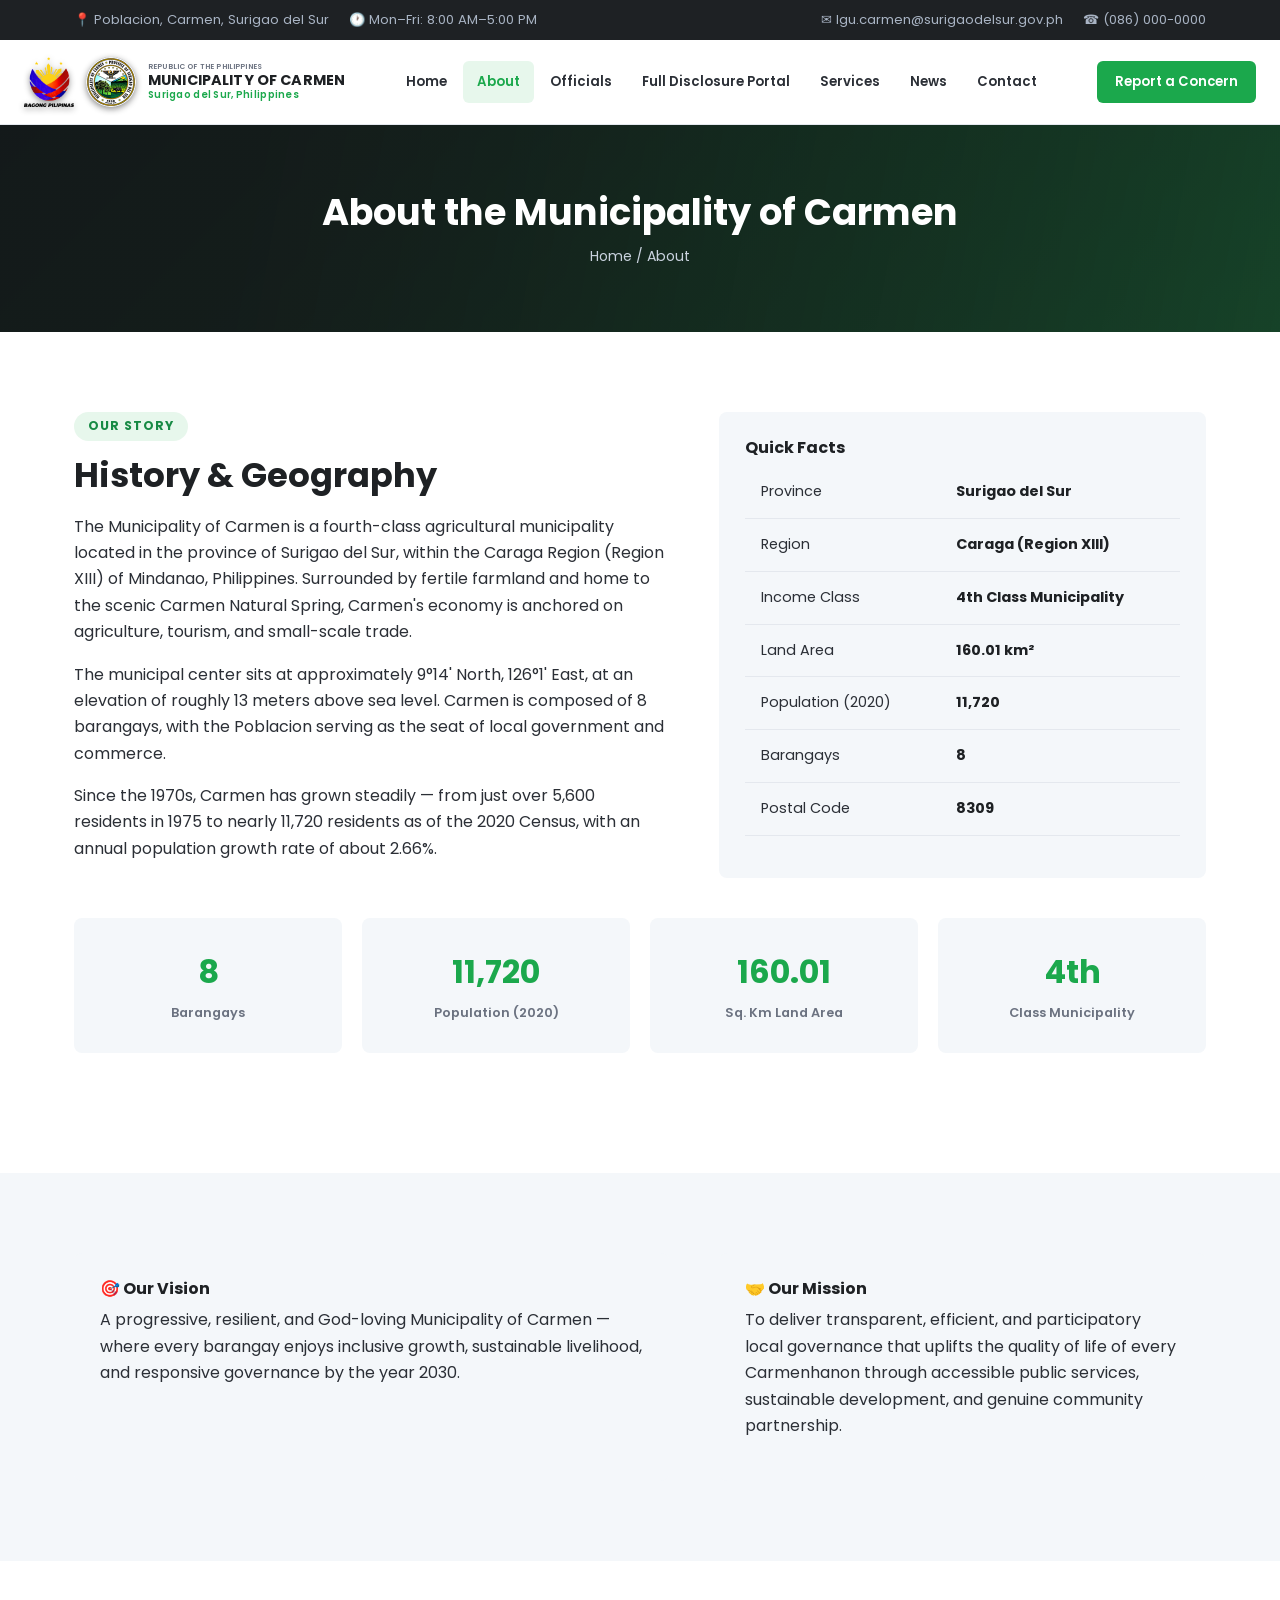
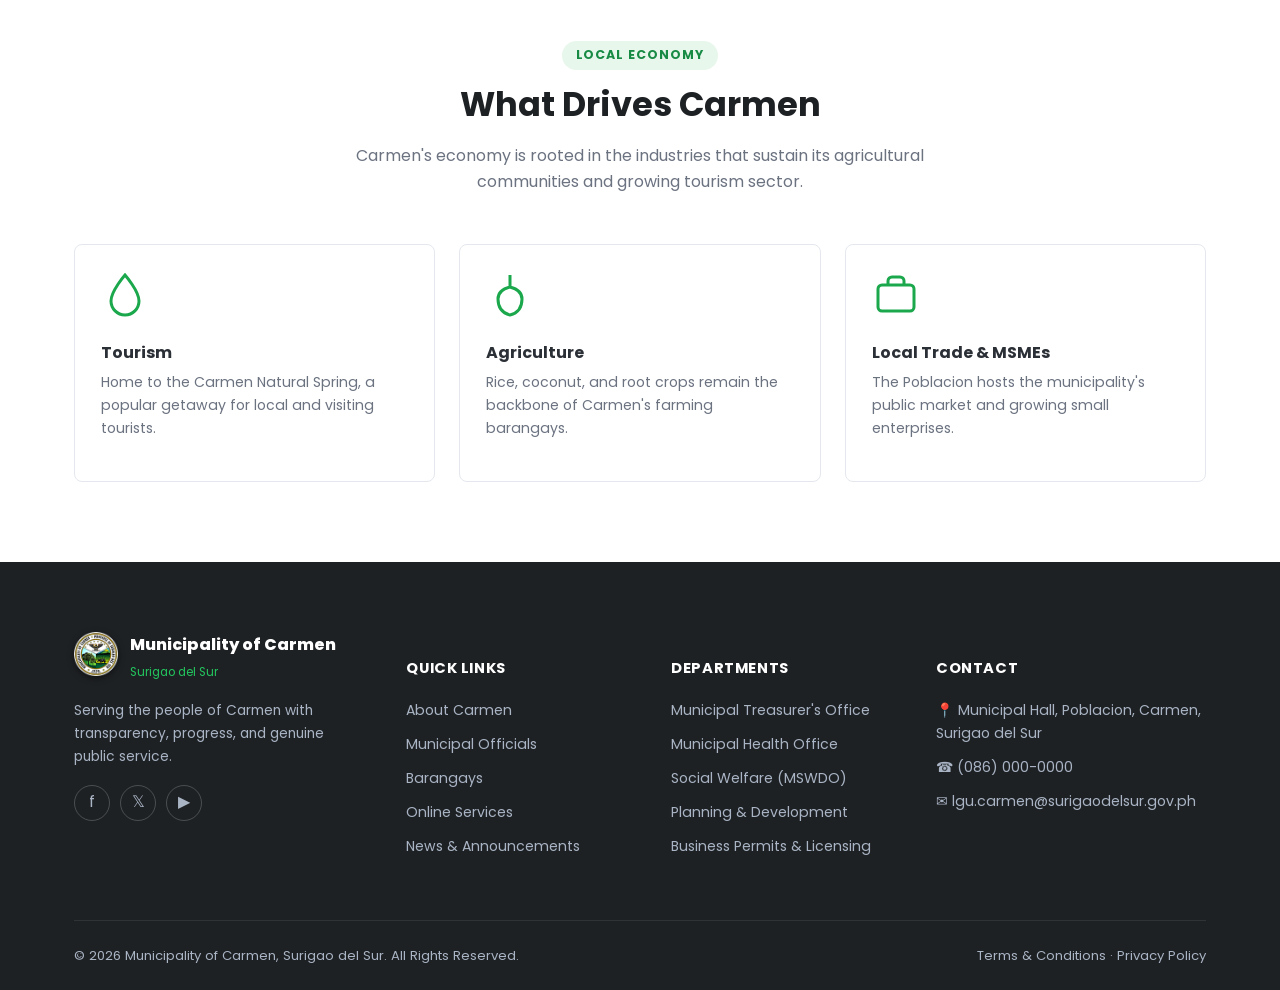
<file: about.html>
<!DOCTYPE html>
<html lang="en">
<head>
<meta charset="UTF-8">
<meta name="viewport" content="width=device-width, initial-scale=1.0">
<title>About Carmen | Municipality of Carmen, Surigao del Sur</title>
<link rel="icon" href="assets/seal.png" type="image/png">
<link rel="preconnect" href="https://fonts.googleapis.com">
<link rel="preconnect" href="https://fonts.gstatic.com" crossorigin>
<link rel="stylesheet" href="https://fonts.googleapis.com/css2?family=Poppins:wght@300;400;500;600;700;800&family=Dancing+Script:wght@500;600;700&display=swap">
<link rel="stylesheet" href="css/style.css">
</head>
<body>

<div class="topbar">
  <div class="container">
    <div class="topbar-left">
      <span>📍 Poblacion, Carmen, Surigao del Sur</span>
      <span>🕐 Mon–Fri: 8:00 AM–5:00 PM</span>
    </div>
    <div class="topbar-right">
      <a href="mailto:lgu.carmen@surigaodelsur.gov.ph">✉ lgu.carmen@surigaodelsur.gov.ph</a>
      <a href="contact.html">☎ (086) 000-0000</a>
    </div>
  </div>
</div>

<header class="site-header">
  <div class="container">
    <a href="index.html" class="brand">
      <img src="assets/bago.png" alt="Bagong Pilipinas" class="seal">
      <img src="assets/seal.png" alt="Seal of Carmen, Surigao del Sur" class="seal">
      <span class="brand-text">
        <span class="name-country">Republic of the Philippines</span>
        <span class="name-en">Municipality of Carmen</span>
        <span class="name-fil">Surigao del Sur, Philippines</span>
      </span>
    </a>
    <nav class="main-nav">
      <ul>
        <li><a href="index.html">Home</a></li>
        <li><a href="about.html">About</a></li>
        <li><a href="officials.html">Officials</a></li>
        <li><a href="fdp.html">Full Disclosure Portal</a></li>
        <li><a href="services.html">Services</a></li>
        <li><a href="news.html">News</a></li>
        <li><a href="contact.html">Contact</a></li>
      </ul>
    </nav>
    <div class="header-cta">
      <a href="contact.html" class="btn btn-primary btn-sm">Report a Concern</a>
      <button class="nav-toggle" aria-label="Toggle menu">☰</button>
    </div>
  </div>
</header>

<div class="page-header">
  <div class="container">
    <h1>About the Municipality of Carmen</h1>
    <div class="breadcrumb"><a href="index.html">Home</a> / About</div>
  </div>
</div>

<section class="section">
  <div class="container">
    <div class="two-col">
      <div>
        <div class="section-head section-head--left mb-0">
          <span class="eyebrow">Our Story</span>
          <h2>History &amp; Geography</h2>
        </div>
        <p>The Municipality of Carmen is a fourth-class agricultural municipality located in the province of Surigao del Sur, within the Caraga Region (Region XIII) of Mindanao, Philippines. Surrounded by fertile farmland and home to the scenic Carmen Natural Spring, Carmen's economy is anchored on agriculture, tourism, and small-scale trade.</p>
        <p>The municipal center sits at approximately 9°14' North, 126°1' East, at an elevation of roughly 13 meters above sea level. Carmen is composed of 8 barangays, with the Poblacion serving as the seat of local government and commerce.</p>
        <p>Since the 1970s, Carmen has grown steadily — from just over 5,600 residents in 1975 to nearly 11,720 residents as of the 2020 Census, with an annual population growth rate of about 2.66%.</p>
      </div>
      <div class="info-card">
        <h4>Quick Facts</h4>
        <table class="hotline-table">
          <tr><td>Province</td><td><strong>Surigao del Sur</strong></td></tr>
          <tr><td>Region</td><td><strong>Caraga (Region XIII)</strong></td></tr>
          <tr><td>Income Class</td><td><strong>4th Class Municipality</strong></td></tr>
          <tr><td>Land Area</td><td><strong>160.01 km²</strong></td></tr>
          <tr><td>Population (2020)</td><td><strong>11,720</strong></td></tr>
          <tr><td>Barangays</td><td><strong>8</strong></td></tr>
          <tr><td>Postal Code</td><td><strong>8309</strong></td></tr>
        </table>
      </div>
    </div>

    <div class="stat-grid">
      <div class="stat-card"><strong>8</strong><span>Barangays</span></div>
      <div class="stat-card"><strong>11,720</strong><span>Population (2020)</span></div>
      <div class="stat-card"><strong>160.01</strong><span>Sq. Km Land Area</span></div>
      <div class="stat-card"><strong>4th</strong><span>Class Municipality</span></div>
    </div>
  </div>
</section>

<section class="section section--alt">
  <div class="container">
    <div class="two-col">
      <div class="info-card">
        <h4>🎯 Our Vision</h4>
        <p>A progressive, resilient, and God-loving Municipality of Carmen — where every barangay enjoys inclusive growth, sustainable livelihood, and responsive governance by the year 2030.</p>
      </div>
      <div class="info-card">
        <h4>🤝 Our Mission</h4>
        <p>To deliver transparent, efficient, and participatory local governance that uplifts the quality of life of every Carmenhanon through accessible public services, sustainable development, and genuine community partnership.</p>
      </div>
    </div>
  </div>
</section>

<section class="section">
  <div class="container">
    <div class="section-head">
      <span class="eyebrow">Local Economy</span>
      <h2>What Drives Carmen</h2>
      <p>Carmen's economy is rooted in the industries that sustain its agricultural communities and growing tourism sector.</p>
    </div>
    <div class="services-directory">
      <div class="dept-card">
        <svg class="icon" viewBox="0 0 24 24" fill="none" stroke="currentColor" stroke-width="1.5"><path d="M12 2C12 2 5 10 5 15a7 7 0 0 0 14 0c0-5-7-13-7-13Z"/></svg>
        <h4>Tourism</h4>
        <p>Home to the Carmen Natural Spring, a popular getaway for local and visiting tourists.</p>
      </div>
      <div class="dept-card">
        <svg class="icon" viewBox="0 0 24 24" fill="none" stroke="currentColor" stroke-width="1.5"><path d="M12 2v6M12 22c-4-1-6-4-6-8 0-3 2-5 6-6 4 1 6 3 6 6 0 4-2 7-6 8Z"/></svg>
        <h4>Agriculture</h4>
        <p>Rice, coconut, and root crops remain the backbone of Carmen's farming barangays.</p>
      </div>
      <div class="dept-card">
        <svg class="icon" viewBox="0 0 24 24" fill="none" stroke="currentColor" stroke-width="1.5"><rect x="3" y="7" width="18" height="13" rx="2"/><path d="M8 7V5a2 2 0 0 1 2-2h4a2 2 0 0 1 2 2v2"/></svg>
        <h4>Local Trade &amp; MSMEs</h4>
        <p>The Poblacion hosts the municipality's public market and growing small enterprises.</p>
      </div>
    </div>
  </div>
</section>

<footer class="site-footer">
  <div class="container">
    <div class="footer-top">
      <div class="footer-col">
        <div class="footer-brand">
          <img src="assets/seal.png" alt="Seal" class="seal">
          <span>
            <span class="name-en">Municipality of Carmen</span><br>
            <span class="name-fil">Surigao del Sur</span>
          </span>
        </div>
        <p style="font-size:.86rem;">Serving the people of Carmen with transparency, progress, and genuine public service.</p>
        <div class="social-row">
          <a href="#" aria-label="Facebook">f</a>
          <a href="#" aria-label="Twitter">𝕏</a>
          <a href="#" aria-label="YouTube">▶</a>
        </div>
      </div>
      <div class="footer-col">
        <h5>Quick Links</h5>
        <ul>
          <li><a href="about.html">About Carmen</a></li>
          <li><a href="officials.html">Municipal Officials</a></li>
          <li><a href="barangays.html">Barangays</a></li>
          <li><a href="services.html">Online Services</a></li>
          <li><a href="news.html">News &amp; Announcements</a></li>
        </ul>
      </div>
      <div class="footer-col">
        <h5>Departments</h5>
        <ul>
          <li><a href="services.html">Municipal Treasurer's Office</a></li>
          <li><a href="services.html">Municipal Health Office</a></li>
          <li><a href="services.html">Social Welfare (MSWDO)</a></li>
          <li><a href="services.html">Planning &amp; Development</a></li>
          <li><a href="services.html">Business Permits &amp; Licensing</a></li>
        </ul>
      </div>
      <div class="footer-col">
        <h5>Contact</h5>
        <ul>
          <li>📍 Municipal Hall, Poblacion, Carmen, Surigao del Sur</li>
          <li>☎ (086) 000-0000</li>
          <li>✉ lgu.carmen@surigaodelsur.gov.ph</li>
        </ul>
      </div>
    </div>
    <div class="footer-bottom">
      <span>© 2026 Municipality of Carmen, Surigao del Sur. All Rights Reserved.</span>
      <span><a href="#">Terms &amp; Conditions</a> · <a href="#">Privacy Policy</a></span>
    </div>
  </div>
</footer>

<script src="js/main.js"></script>
</body>
</html>
</file>
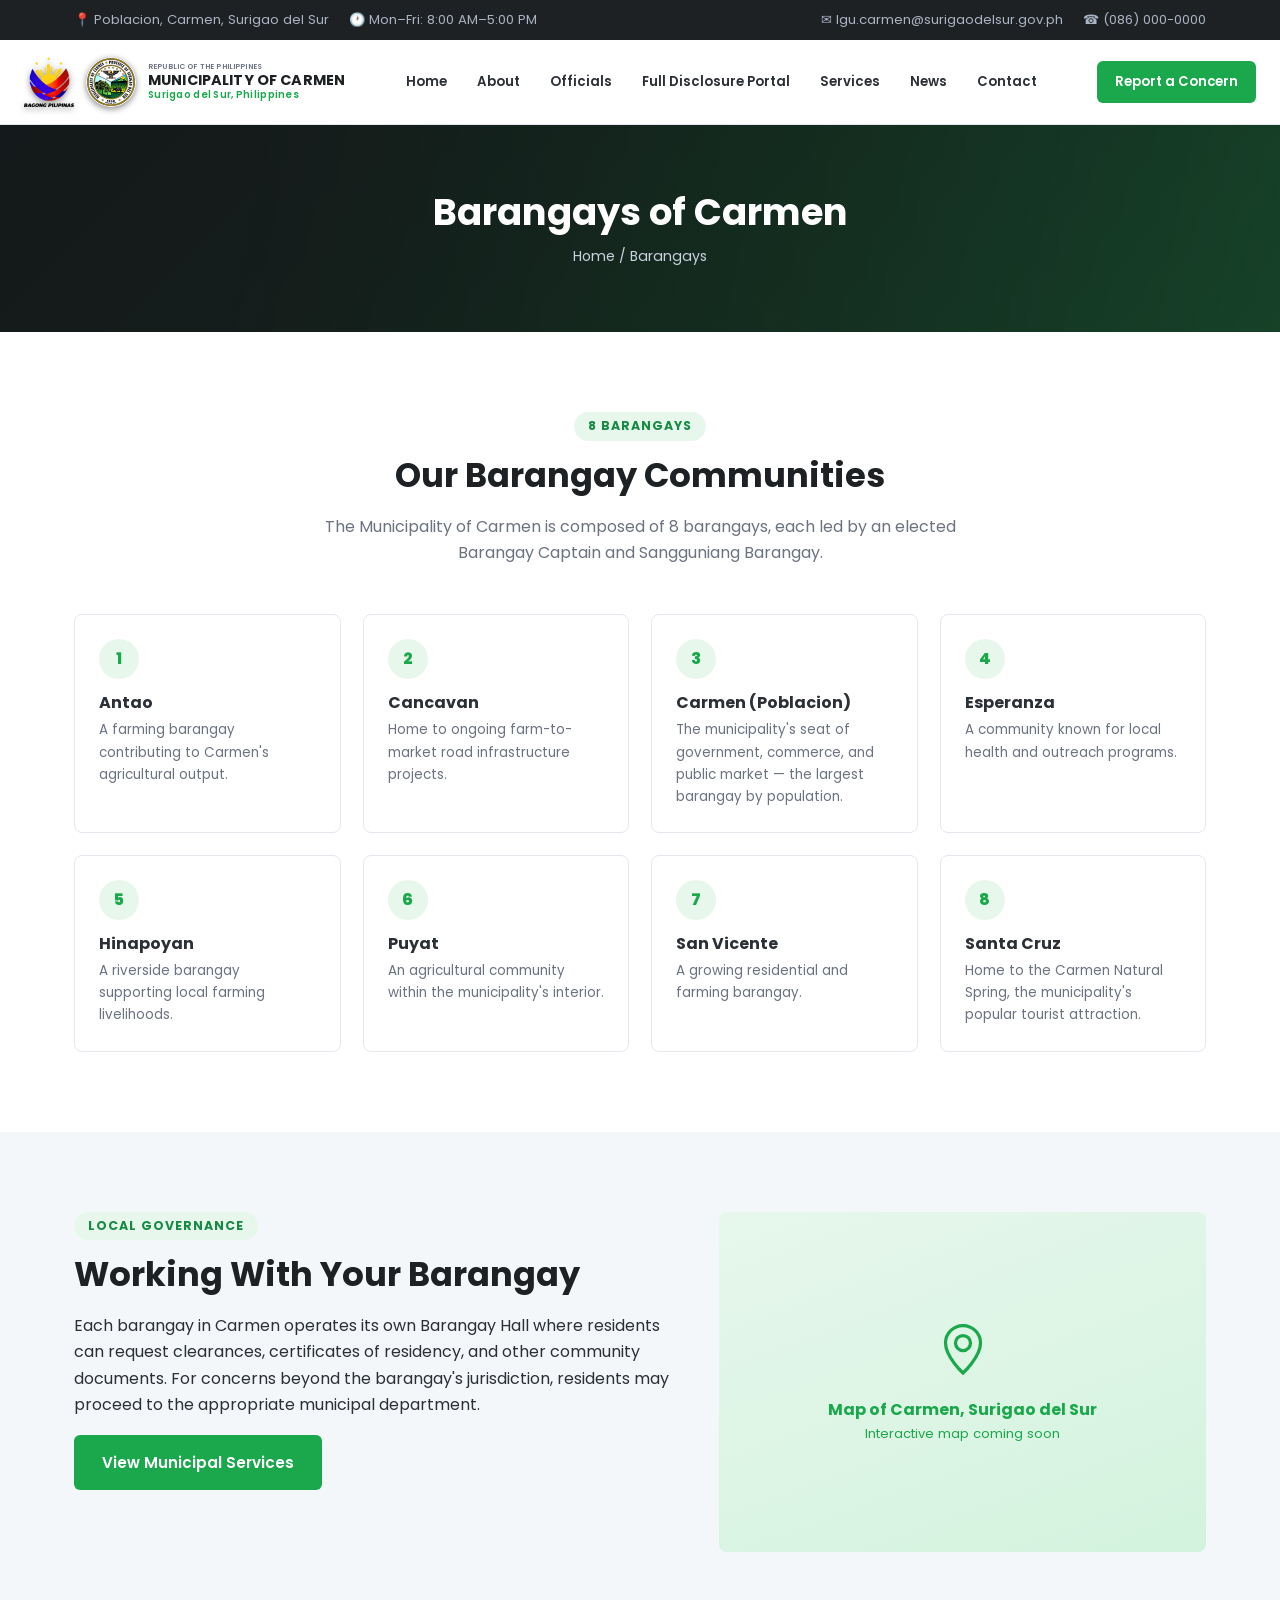
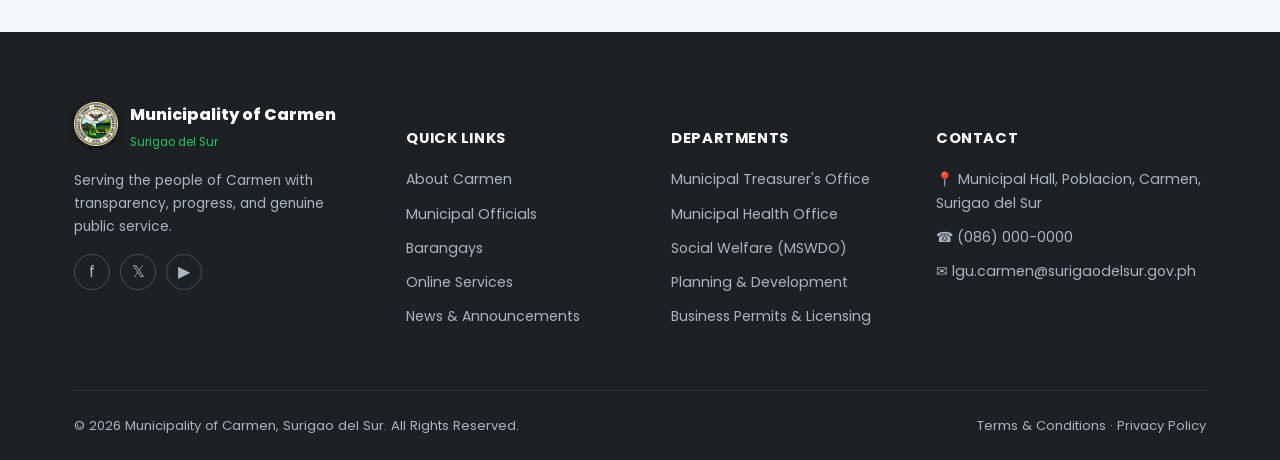
<file: barangays.html>
<!DOCTYPE html>
<html lang="en">
<head>
<meta charset="UTF-8">
<meta name="viewport" content="width=device-width, initial-scale=1.0">
<title>Barangays | Municipality of Carmen, Surigao del Sur</title>
<link rel="icon" href="assets/seal.png" type="image/png">
<link rel="preconnect" href="https://fonts.googleapis.com">
<link rel="preconnect" href="https://fonts.gstatic.com" crossorigin>
<link rel="stylesheet" href="https://fonts.googleapis.com/css2?family=Poppins:wght@300;400;500;600;700;800&family=Dancing+Script:wght@500;600;700&display=swap">
<link rel="stylesheet" href="css/style.css">
</head>
<body>

<div class="topbar">
  <div class="container">
    <div class="topbar-left">
      <span>📍 Poblacion, Carmen, Surigao del Sur</span>
      <span>🕐 Mon–Fri: 8:00 AM–5:00 PM</span>
    </div>
    <div class="topbar-right">
      <a href="mailto:lgu.carmen@surigaodelsur.gov.ph">✉ lgu.carmen@surigaodelsur.gov.ph</a>
      <a href="contact.html">☎ (086) 000-0000</a>
    </div>
  </div>
</div>

<header class="site-header">
  <div class="container">
    <a href="index.html" class="brand">
      <img src="assets/bago.png" alt="Bagong Pilipinas" class="seal">
      <img src="assets/seal.png" alt="Seal of Carmen, Surigao del Sur" class="seal">
      <span class="brand-text">
        <span class="name-country">Republic of the Philippines</span>
        <span class="name-en">Municipality of Carmen</span>
        <span class="name-fil">Surigao del Sur, Philippines</span>
      </span>
    </a>
    <nav class="main-nav">
      <ul>
        <li><a href="index.html">Home</a></li>
        <li><a href="about.html">About</a></li>
        <li><a href="officials.html">Officials</a></li>
        <li><a href="fdp.html">Full Disclosure Portal</a></li>
        <li><a href="services.html">Services</a></li>
        <li><a href="news.html">News</a></li>
        <li><a href="contact.html">Contact</a></li>
      </ul>
    </nav>
    <div class="header-cta">
      <a href="contact.html" class="btn btn-primary btn-sm">Report a Concern</a>
      <button class="nav-toggle" aria-label="Toggle menu">☰</button>
    </div>
  </div>
</header>

<div class="page-header">
  <div class="container">
    <h1>Barangays of Carmen</h1>
    <div class="breadcrumb"><a href="index.html">Home</a> / Barangays</div>
  </div>
</div>

<section class="section">
  <div class="container">
    <div class="section-head">
      <span class="eyebrow">8 Barangays</span>
      <h2>Our Barangay Communities</h2>
      <p>The Municipality of Carmen is composed of 8 barangays, each led by an elected Barangay Captain and Sangguniang Barangay.</p>
    </div>
    <div class="barangay-grid">
      <div class="barangay-card">
        <div class="num">1</div>
        <h4>Antao</h4>
        <p>A farming barangay contributing to Carmen's agricultural output.</p>
      </div>
      <div class="barangay-card">
        <div class="num">2</div>
        <h4>Cancavan</h4>
        <p>Home to ongoing farm-to-market road infrastructure projects.</p>
      </div>
      <div class="barangay-card">
        <div class="num">3</div>
        <h4>Carmen (Poblacion)</h4>
        <p>The municipality's seat of government, commerce, and public market — the largest barangay by population.</p>
      </div>
      <div class="barangay-card">
        <div class="num">4</div>
        <h4>Esperanza</h4>
        <p>A community known for local health and outreach programs.</p>
      </div>
      <div class="barangay-card">
        <div class="num">5</div>
        <h4>Hinapoyan</h4>
        <p>A riverside barangay supporting local farming livelihoods.</p>
      </div>
      <div class="barangay-card">
        <div class="num">6</div>
        <h4>Puyat</h4>
        <p>An agricultural community within the municipality's interior.</p>
      </div>
      <div class="barangay-card">
        <div class="num">7</div>
        <h4>San Vicente</h4>
        <p>A growing residential and farming barangay.</p>
      </div>
      <div class="barangay-card">
        <div class="num">8</div>
        <h4>Santa Cruz</h4>
        <p>Home to the Carmen Natural Spring, the municipality's popular tourist attraction.</p>
      </div>
    </div>
  </div>
</section>

<section class="section section--alt">
  <div class="container">
    <div class="two-col">
      <div>
        <div class="section-head section-head--left mb-0">
          <span class="eyebrow">Local Governance</span>
          <h2>Working With Your Barangay</h2>
        </div>
        <p>Each barangay in Carmen operates its own Barangay Hall where residents can request clearances, certificates of residency, and other community documents. For concerns beyond the barangay's jurisdiction, residents may proceed to the appropriate municipal department.</p>
        <a href="services.html" class="btn btn-primary">View Municipal Services</a>
      </div>
      <div class="map-embed">
        <div>
          <svg width="60" height="60" viewBox="0 0 24 24" fill="none" stroke="currentColor" stroke-width="1.3" style="margin:0 auto 10px;"><path d="M12 22s7-6.5 7-12a7 7 0 1 0-14 0c0 5.5 7 12 7 12Z"/><circle cx="12" cy="10" r="3"/></svg>
          <p style="margin:0;font-weight:700;">Map of Carmen, Surigao del Sur</p>
          <p style="margin:0;font-size:.82rem;">Interactive map coming soon</p>
        </div>
      </div>
    </div>
  </div>
</section>

<footer class="site-footer">
  <div class="container">
    <div class="footer-top">
      <div class="footer-col">
        <div class="footer-brand">
          <img src="assets/seal.png" alt="Seal" class="seal">
          <span>
            <span class="name-en">Municipality of Carmen</span><br>
            <span class="name-fil">Surigao del Sur</span>
          </span>
        </div>
        <p style="font-size:.86rem;">Serving the people of Carmen with transparency, progress, and genuine public service.</p>
        <div class="social-row">
          <a href="#" aria-label="Facebook">f</a>
          <a href="#" aria-label="Twitter">𝕏</a>
          <a href="#" aria-label="YouTube">▶</a>
        </div>
      </div>
      <div class="footer-col">
        <h5>Quick Links</h5>
        <ul>
          <li><a href="about.html">About Carmen</a></li>
          <li><a href="officials.html">Municipal Officials</a></li>
          <li><a href="barangays.html">Barangays</a></li>
          <li><a href="services.html">Online Services</a></li>
          <li><a href="news.html">News &amp; Announcements</a></li>
        </ul>
      </div>
      <div class="footer-col">
        <h5>Departments</h5>
        <ul>
          <li><a href="services.html">Municipal Treasurer's Office</a></li>
          <li><a href="services.html">Municipal Health Office</a></li>
          <li><a href="services.html">Social Welfare (MSWDO)</a></li>
          <li><a href="services.html">Planning &amp; Development</a></li>
          <li><a href="services.html">Business Permits &amp; Licensing</a></li>
        </ul>
      </div>
      <div class="footer-col">
        <h5>Contact</h5>
        <ul>
          <li>📍 Municipal Hall, Poblacion, Carmen, Surigao del Sur</li>
          <li>☎ (086) 000-0000</li>
          <li>✉ lgu.carmen@surigaodelsur.gov.ph</li>
        </ul>
      </div>
    </div>
    <div class="footer-bottom">
      <span>© 2026 Municipality of Carmen, Surigao del Sur. All Rights Reserved.</span>
      <span><a href="#">Terms &amp; Conditions</a> · <a href="#">Privacy Policy</a></span>
    </div>
  </div>
</footer>

<script src="js/main.js"></script>
</body>
</html>
</file>
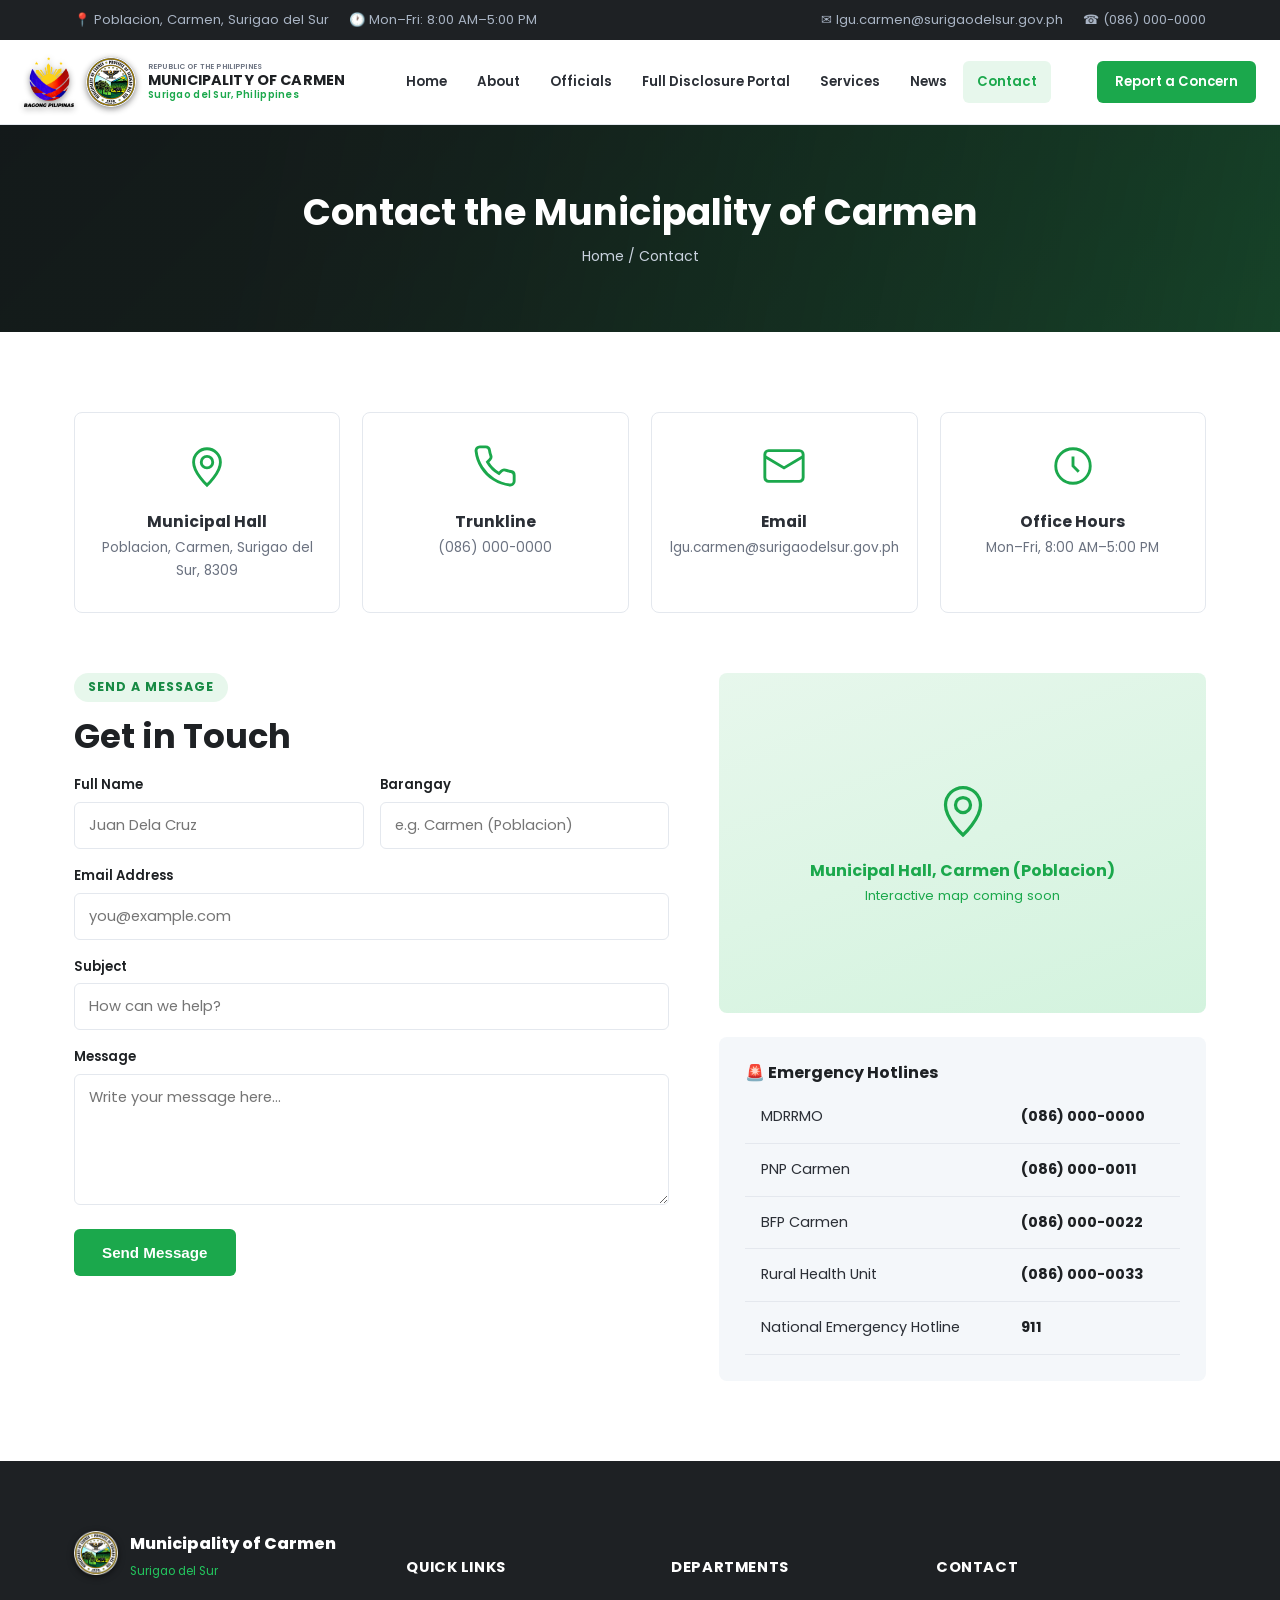
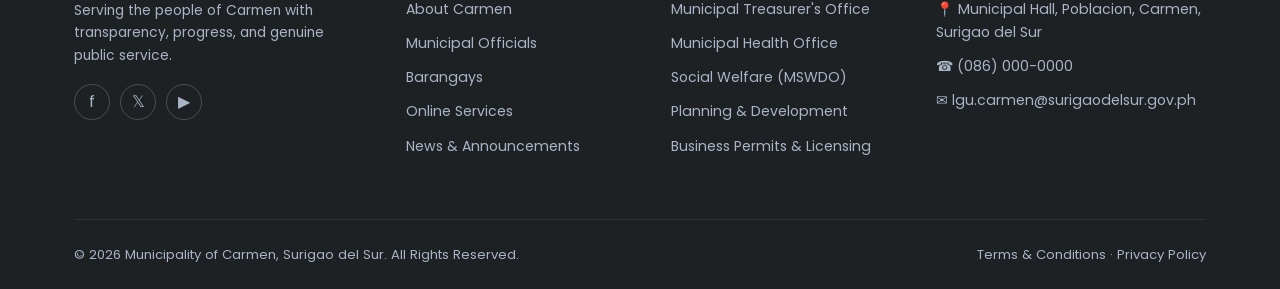
<file: contact.html>
<!DOCTYPE html>
<html lang="en">
<head>
<meta charset="UTF-8">
<meta name="viewport" content="width=device-width, initial-scale=1.0">
<title>Contact Us | Municipality of Carmen, Surigao del Sur</title>
<link rel="icon" href="assets/seal.png" type="image/png">
<link rel="preconnect" href="https://fonts.googleapis.com">
<link rel="preconnect" href="https://fonts.gstatic.com" crossorigin>
<link rel="stylesheet" href="https://fonts.googleapis.com/css2?family=Poppins:wght@300;400;500;600;700;800&family=Dancing+Script:wght@500;600;700&display=swap">
<link rel="stylesheet" href="css/style.css">
</head>
<body>

<div class="topbar">
  <div class="container">
    <div class="topbar-left">
      <span>📍 Poblacion, Carmen, Surigao del Sur</span>
      <span>🕐 Mon–Fri: 8:00 AM–5:00 PM</span>
    </div>
    <div class="topbar-right">
      <a href="mailto:lgu.carmen@surigaodelsur.gov.ph">✉ lgu.carmen@surigaodelsur.gov.ph</a>
      <a href="contact.html">☎ (086) 000-0000</a>
    </div>
  </div>
</div>

<header class="site-header">
  <div class="container">
    <a href="index.html" class="brand">
      <img src="assets/bago.png" alt="Bagong Pilipinas" class="seal">
      <img src="assets/seal.png" alt="Seal of Carmen, Surigao del Sur" class="seal">
      <span class="brand-text">
        <span class="name-country">Republic of the Philippines</span>
        <span class="name-en">Municipality of Carmen</span>
        <span class="name-fil">Surigao del Sur, Philippines</span>
      </span>
    </a>
    <nav class="main-nav">
      <ul>
        <li><a href="index.html">Home</a></li>
        <li><a href="about.html">About</a></li>
        <li><a href="officials.html">Officials</a></li>
        <li><a href="fdp.html">Full Disclosure Portal</a></li>
        <li><a href="services.html">Services</a></li>
        <li><a href="news.html">News</a></li>
        <li><a href="contact.html">Contact</a></li>
      </ul>
    </nav>
    <div class="header-cta">
      <a href="contact.html" class="btn btn-primary btn-sm">Report a Concern</a>
      <button class="nav-toggle" aria-label="Toggle menu">☰</button>
    </div>
  </div>
</header>

<div class="page-header">
  <div class="container">
    <h1>Contact the Municipality of Carmen</h1>
    <div class="breadcrumb"><a href="index.html">Home</a> / Contact</div>
  </div>
</div>

<section class="section">
  <div class="container">
    <div class="contact-grid">
      <div class="contact-card">
        <svg class="icon" viewBox="0 0 24 24" fill="none" stroke="currentColor" stroke-width="1.5"><path d="M12 22s7-6.5 7-12a7 7 0 1 0-14 0c0 5.5 7 12 7 12Z"/><circle cx="12" cy="10" r="3"/></svg>
        <h4>Municipal Hall</h4>
        <p>Poblacion, Carmen, Surigao del Sur, 8309</p>
      </div>
      <div class="contact-card">
        <svg class="icon" viewBox="0 0 24 24" fill="none" stroke="currentColor" stroke-width="1.5"><path d="M22 16.92v3a2 2 0 0 1-2.18 2 19.79 19.79 0 0 1-8.63-3.07 19.5 19.5 0 0 1-6-6 19.79 19.79 0 0 1-3.07-8.67A2 2 0 0 1 4.11 2h3a2 2 0 0 1 2 1.72c.13.96.36 1.9.69 2.81a2 2 0 0 1-.45 2.11L8.09 9.91a16 16 0 0 0 6 6l1.27-1.27a2 2 0 0 1 2.11-.45c.9.33 1.85.56 2.81.69A2 2 0 0 1 22 16.92Z"/></svg>
        <h4>Trunkline</h4>
        <p>(086) 000-0000</p>
      </div>
      <div class="contact-card">
        <svg class="icon" viewBox="0 0 24 24" fill="none" stroke="currentColor" stroke-width="1.5"><rect x="2" y="4" width="20" height="16" rx="2"/><path d="m2 7 10 6 10-6"/></svg>
        <h4>Email</h4>
        <p>lgu.carmen@surigaodelsur.gov.ph</p>
      </div>
      <div class="contact-card">
        <svg class="icon" viewBox="0 0 24 24" fill="none" stroke="currentColor" stroke-width="1.5"><circle cx="12" cy="12" r="9"/><path d="M12 7v5l3 3"/></svg>
        <h4>Office Hours</h4>
        <p>Mon–Fri, 8:00 AM–5:00 PM</p>
      </div>
    </div>

    <div class="two-col">
      <div>
        <div class="section-head section-head--left mb-0">
          <span class="eyebrow">Send a Message</span>
          <h2>Get in Touch</h2>
        </div>
        <form data-demo-form>
          <div class="form-grid">
            <div>
              <label>Full Name</label>
              <input class="form-control" type="text" placeholder="Juan Dela Cruz" required>
            </div>
            <div>
              <label>Barangay</label>
              <input class="form-control" type="text" placeholder="e.g. Carmen (Poblacion)" required>
            </div>
            <div class="full">
              <label>Email Address</label>
              <input class="form-control" type="email" placeholder="you@example.com" required>
            </div>
            <div class="full">
              <label>Subject</label>
              <input class="form-control" type="text" placeholder="How can we help?" required>
            </div>
            <div class="full">
              <label>Message</label>
              <textarea class="form-control" rows="5" placeholder="Write your message here..." required></textarea>
            </div>
            <div class="full">
              <button type="submit" class="btn btn-primary">Send Message</button>
            </div>
          </div>
        </form>
      </div>
      <div>
        <div class="map-embed" style="margin-bottom:24px;">
          <div>
            <svg width="60" height="60" viewBox="0 0 24 24" fill="none" stroke="currentColor" stroke-width="1.3" style="margin:0 auto 10px;"><path d="M12 22s7-6.5 7-12a7 7 0 1 0-14 0c0 5.5 7 12 7 12Z"/><circle cx="12" cy="10" r="3"/></svg>
            <p style="margin:0;font-weight:700;">Municipal Hall, Carmen (Poblacion)</p>
            <p style="margin:0;font-size:.82rem;">Interactive map coming soon</p>
          </div>
        </div>
        <div class="info-card">
          <h4>🚨 Emergency Hotlines</h4>
          <table class="hotline-table">
            <tr><td>MDRRMO</td><td><strong>(086) 000-0000</strong></td></tr>
            <tr><td>PNP Carmen</td><td><strong>(086) 000-0011</strong></td></tr>
            <tr><td>BFP Carmen</td><td><strong>(086) 000-0022</strong></td></tr>
            <tr><td>Rural Health Unit</td><td><strong>(086) 000-0033</strong></td></tr>
            <tr><td>National Emergency Hotline</td><td><strong>911</strong></td></tr>
          </table>
        </div>
      </div>
    </div>
  </div>
</section>

<footer class="site-footer">
  <div class="container">
    <div class="footer-top">
      <div class="footer-col">
        <div class="footer-brand">
          <img src="assets/seal.png" alt="Seal" class="seal">
          <span>
            <span class="name-en">Municipality of Carmen</span><br>
            <span class="name-fil">Surigao del Sur</span>
          </span>
        </div>
        <p style="font-size:.86rem;">Serving the people of Carmen with transparency, progress, and genuine public service.</p>
        <div class="social-row">
          <a href="#" aria-label="Facebook">f</a>
          <a href="#" aria-label="Twitter">𝕏</a>
          <a href="#" aria-label="YouTube">▶</a>
        </div>
      </div>
      <div class="footer-col">
        <h5>Quick Links</h5>
        <ul>
          <li><a href="about.html">About Carmen</a></li>
          <li><a href="officials.html">Municipal Officials</a></li>
          <li><a href="barangays.html">Barangays</a></li>
          <li><a href="services.html">Online Services</a></li>
          <li><a href="news.html">News &amp; Announcements</a></li>
        </ul>
      </div>
      <div class="footer-col">
        <h5>Departments</h5>
        <ul>
          <li><a href="services.html">Municipal Treasurer's Office</a></li>
          <li><a href="services.html">Municipal Health Office</a></li>
          <li><a href="services.html">Social Welfare (MSWDO)</a></li>
          <li><a href="services.html">Planning &amp; Development</a></li>
          <li><a href="services.html">Business Permits &amp; Licensing</a></li>
        </ul>
      </div>
      <div class="footer-col">
        <h5>Contact</h5>
        <ul>
          <li>📍 Municipal Hall, Poblacion, Carmen, Surigao del Sur</li>
          <li>☎ (086) 000-0000</li>
          <li>✉ lgu.carmen@surigaodelsur.gov.ph</li>
        </ul>
      </div>
    </div>
    <div class="footer-bottom">
      <span>© 2026 Municipality of Carmen, Surigao del Sur. All Rights Reserved.</span>
      <span><a href="#">Terms &amp; Conditions</a> · <a href="#">Privacy Policy</a></span>
    </div>
  </div>
</footer>

<script src="js/main.js"></script>
</body>
</html>
</file>
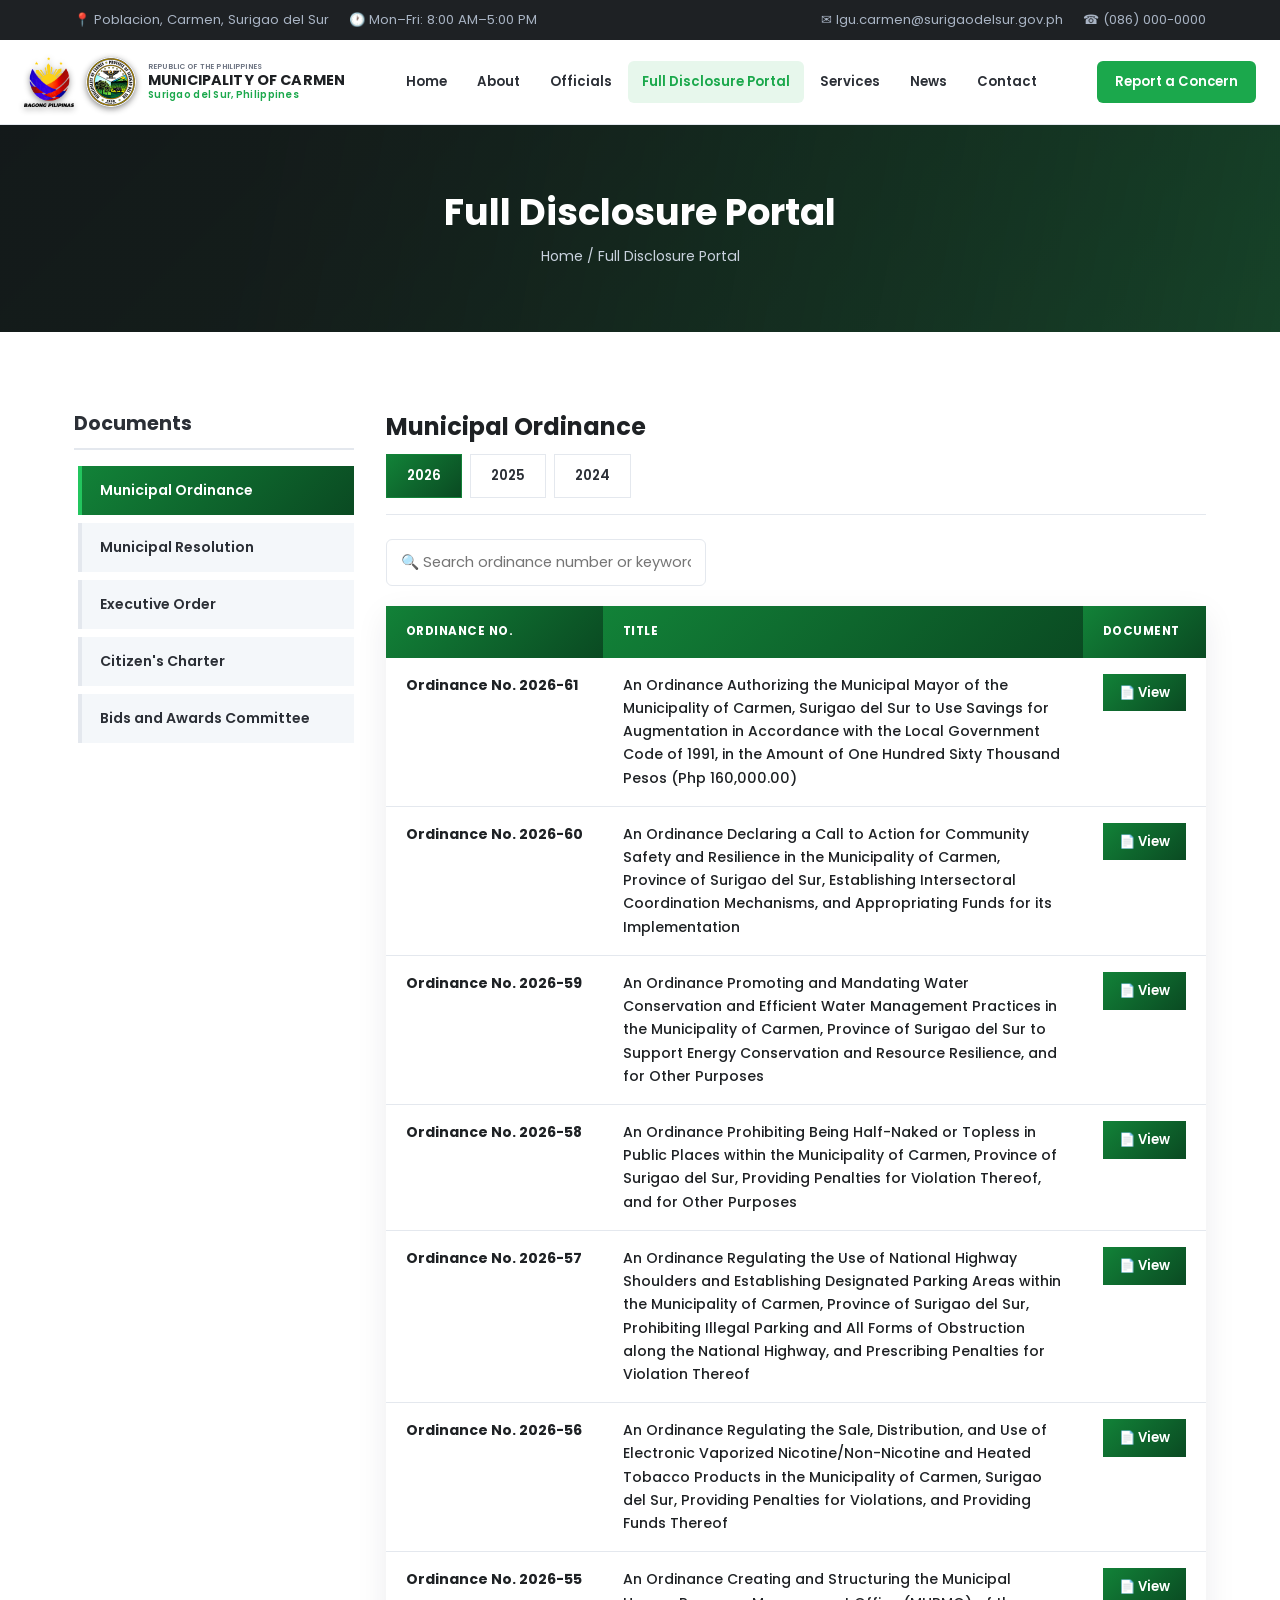
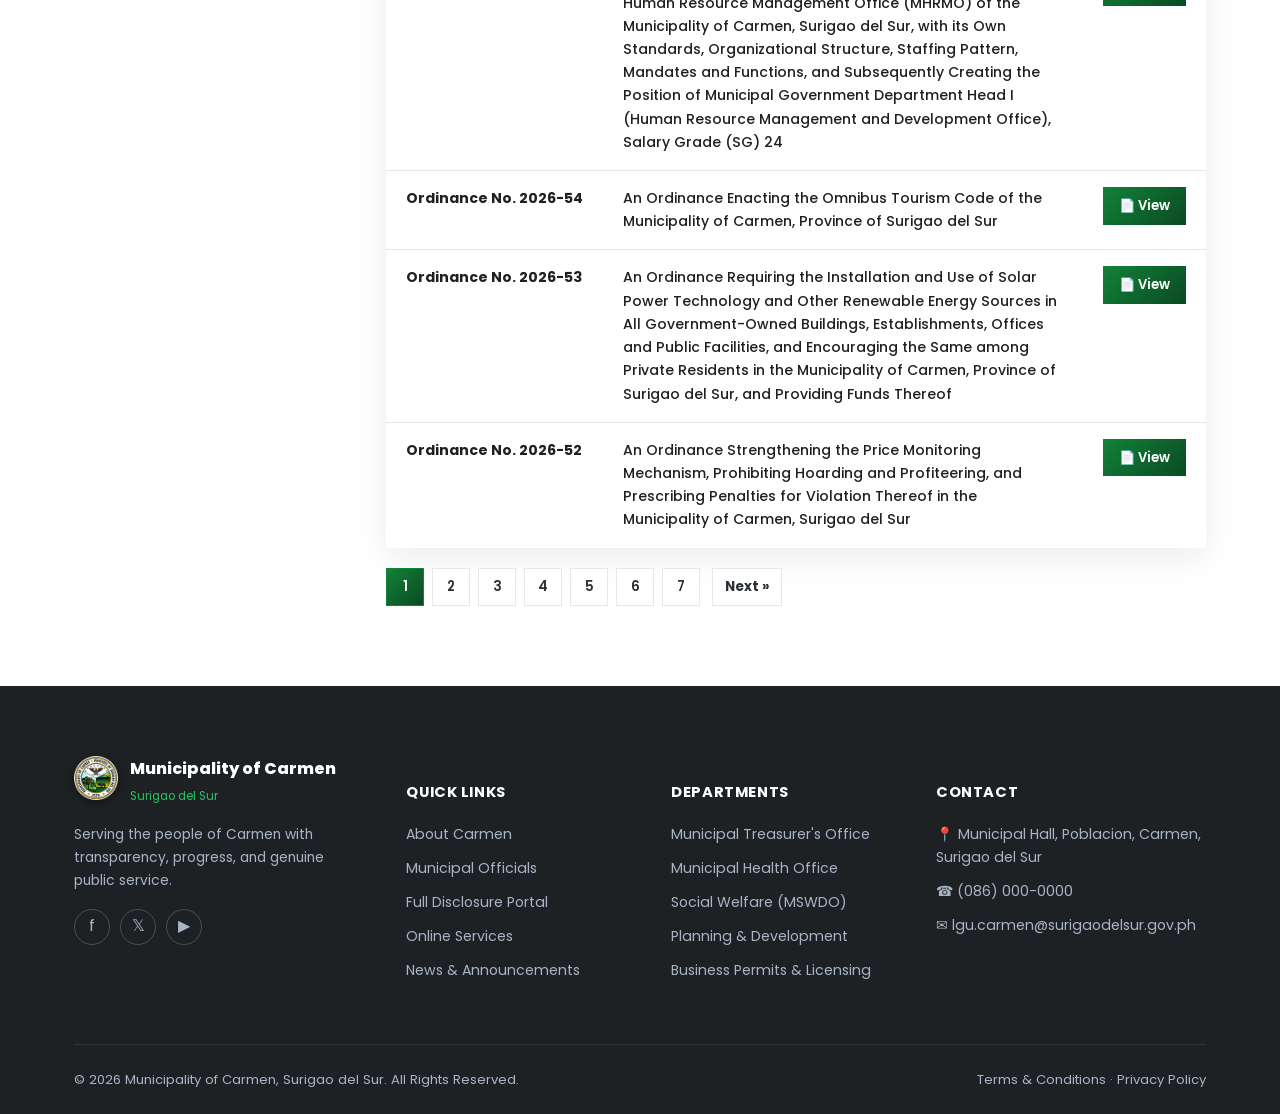
<file: fdp.html>
<!DOCTYPE html>
<html lang="en">
<head>
<meta charset="UTF-8">
<meta name="viewport" content="width=device-width, initial-scale=1.0">
<title>Full Disclosure Portal | Municipality of Carmen, Surigao del Sur</title>
<link rel="icon" href="assets/seal.png" type="image/png">
<link rel="preconnect" href="https://fonts.googleapis.com">
<link rel="preconnect" href="https://fonts.gstatic.com" crossorigin>
<link rel="stylesheet" href="https://fonts.googleapis.com/css2?family=Poppins:wght@300;400;500;600;700;800&family=Dancing+Script:wght@500;600;700&display=swap">
<link rel="stylesheet" href="css/style.css">
</head>
<body>

<div class="topbar">
  <div class="container">
    <div class="topbar-left">
      <span>📍 Poblacion, Carmen, Surigao del Sur</span>
      <span>🕐 Mon–Fri: 8:00 AM–5:00 PM</span>
    </div>
    <div class="topbar-right">
      <a href="mailto:lgu.carmen@surigaodelsur.gov.ph">✉ lgu.carmen@surigaodelsur.gov.ph</a>
      <a href="contact.html">☎ (086) 000-0000</a>
    </div>
  </div>
</div>

<header class="site-header">
  <div class="container">
    <a href="index.html" class="brand">
      <img src="assets/bago.png" alt="Bagong Pilipinas" class="seal">
      <img src="assets/seal.png" alt="Seal of Carmen, Surigao del Sur" class="seal">
      <span class="brand-text">
        <span class="name-country">Republic of the Philippines</span>
        <span class="name-en">Municipality of Carmen</span>
        <span class="name-fil">Surigao del Sur, Philippines</span>
      </span>
    </a>
    <nav class="main-nav">
      <ul>
        <li><a href="index.html">Home</a></li>
        <li><a href="about.html">About</a></li>
        <li><a href="officials.html">Officials</a></li>
        <li><a href="fdp.html">Full Disclosure Portal</a></li>
        <li><a href="services.html">Services</a></li>
        <li><a href="news.html">News</a></li>
        <li><a href="contact.html">Contact</a></li>
      </ul>
    </nav>
    <div class="header-cta">
      <a href="contact.html" class="btn btn-primary btn-sm">Report a Concern</a>
      <button class="nav-toggle" aria-label="Toggle menu">☰</button>
    </div>
  </div>
</header>

<div class="page-header">
  <div class="container">
    <h1>Full Disclosure Portal</h1>
    <div class="breadcrumb"><a href="index.html">Home</a> / Full Disclosure Portal</div>
  </div>
</div>

<section class="section">
  <div class="container">
    <div class="fdp-layout">
      <aside class="fdp-sidebar">
        <h3>Documents</h3>
        <ul class="fdp-sidebar-list">
          <li><button class="fdp-cat-btn active" data-cat="ordinance">Municipal Ordinance</button></li>
          <li><button class="fdp-cat-btn" data-cat="resolution">Municipal Resolution</button></li>
          <li><button class="fdp-cat-btn" data-cat="eo">Executive Order</button></li>
          <li><button class="fdp-cat-btn" data-cat="charter">Citizen's Charter</button></li>
          <li><button class="fdp-cat-btn" data-cat="bac">Bids and Awards Committee</button></li>
        </ul>
      </aside>

      <div class="fdp-content">

        <div class="fdp-panel active" data-panel="ordinance">
          <h2>Municipal Ordinance</h2>
          <div class="fdp-tabs">
            <button class="fdp-tab active" data-tab="ord2026">2026</button>
            <button class="fdp-tab" data-tab="ord2025">2025</button>
            <button class="fdp-tab" data-tab="ord2024">2024</button>
          </div>
          <input type="text" class="form-control fdp-search" placeholder="🔍 Search ordinance number or keyword...">

          <div class="fdp-tab-panel active" data-tabpanel="ord2026">
            <table class="ordinance-table">
              <thead><tr><th>Ordinance No.</th><th>Title</th><th>Document</th></tr></thead>
              <tbody class="fdp-ord-year-table" data-year="2026"></tbody>
            </table>
          </div>
          <div class="fdp-tab-panel" data-tabpanel="ord2025">
            <table class="ordinance-table">
              <thead><tr><th>Ordinance No.</th><th>Title</th><th>Document</th></tr></thead>
              <tbody class="fdp-ord-year-table" data-year="2025"></tbody>
            </table>
          </div>
          <div class="fdp-tab-panel" data-tabpanel="ord2024">
            <table class="ordinance-table">
              <thead><tr><th>Ordinance No.</th><th>Title</th><th>Document</th></tr></thead>
              <tbody class="fdp-ord-year-table" data-year="2024"></tbody>
            </table>
          </div>
        </div>

        <div class="fdp-panel" data-panel="resolution">
          <h2>Municipal Resolution</h2>
          <table class="ordinance-table">
            <thead>
              <tr><th>Resolution No.</th><th>Title</th><th>Document</th></tr>
            </thead>
            <tbody>
              <tr>
                <td class="ord-no">Resolution No. 2026-55</td>
                <td><a href="#" class="doc-title">A Resolution Ratifying the FY 2026 Annual Budget of the Municipality of Carmen</a></td>
                <td><a href="#" class="btn-view">📄 View</a></td>
              </tr>
              <tr>
                <td class="ord-no">Resolution No. 2026-48</td>
                <td><a href="#" class="doc-title">A Resolution Authorizing the Municipal Mayor to Enter Into a Memorandum of Agreement</a></td>
                <td><a href="#" class="btn-view">📄 View</a></td>
              </tr>
              <tr>
                <td class="ord-no">Resolution No. 2025-20</td>
                <td><a href="#" class="doc-title">A Resolution Declaring a State of Calamity Due to Heavy Rainfall</a></td>
                <td><a href="#" class="btn-view">📄 View</a></td>
              </tr>
            </tbody>
          </table>
        </div>

        <div class="fdp-panel" data-panel="eo">
          <h2>Executive Order</h2>
          <table class="ordinance-table">
            <thead>
              <tr><th>Executive Order No.</th><th>Title</th><th>Date Enacted</th><th>Document</th></tr>
            </thead>
            <tbody>
              <tr>
                <td class="ord-no">Executive Order No. 2026-07</td>
                <td><a href="#" class="doc-title">Creating the Municipal COVID-19 and Communicable Disease Task Force</a></td>
                <td class="ord-date">April 2, 2026</td>
                <td><a href="#" class="btn-view">📄 View</a></td>
              </tr>
              <tr>
                <td class="ord-no">Executive Order No. 2026-03</td>
                <td><a href="#" class="doc-title">Reconstituting the Municipal Disaster Risk Reduction and Management Council</a></td>
                <td class="ord-date">January 20, 2026</td>
                <td><a href="#" class="btn-view">📄 View</a></td>
              </tr>
            </tbody>
          </table>
        </div>

        <div class="fdp-panel" data-panel="charter">
          <h2>Citizen's Charter</h2>
          <table class="ordinance-table">
            <thead>
              <tr><th>Title</th><th>Document</th></tr>
            </thead>
            <tbody>
              <tr>
                <td><a href="#" class="doc-title">Citizen's Charter 2026 Edition: Business Permits and Licensing Office</a></td>
                <td><a href="#" class="btn-view">📄 View</a></td>
              </tr>
              <tr>
                <td><a href="#" class="doc-title">Citizen's Charter 2026 Edition: Municipal Treasurer's Office</a></td>
                <td><a href="#" class="btn-view">📄 View</a></td>
              </tr>
              <tr>
                <td><a href="#" class="doc-title">Citizen's Charter 2026 Edition: Local Civil Registry Office</a></td>
                <td><a href="#" class="btn-view">📄 View</a></td>
              </tr>
            </tbody>
          </table>
        </div>

        <div class="fdp-panel" data-panel="bac">
          <h2>Bids and Awards Committee</h2>
          <div class="fdp-tabs">
            <button class="fdp-tab active" data-tab="procurement">Procurement Reports</button>
            <button class="fdp-tab" data-tab="bidopp">Bid Opportunities</button>
            <button class="fdp-tab" data-tab="award">Award Notice</button>
            <button class="fdp-tab" data-tab="other">Other Notices</button>
          </div>

          <div class="fdp-tab-panel active" data-tabpanel="procurement">
            <div class="fdp-subtabs">
              <button class="fdp-subtab active" data-subtab="app">Annual Procurement Plan</button>
              <button class="fdp-subtab" data-subtab="pmr">Procurement Monitoring Report</button>
            </div>
            <div class="fdp-subtab-panel active" data-subtabpanel="app">
              <h4>Annual Procurement Plan</h4>
              <table class="ordinance-table">
                <thead><tr><th>Title</th><th>Document</th></tr></thead>
                <tbody>
                  <tr><td><a href="#" class="doc-title">Annual Procurement Plan FY 2026 (Updated V3)</a></td><td><a href="#" class="btn-view">📄 View</a></td></tr>
                  <tr><td><a href="#" class="doc-title">Annual Procurement Plan FY 2026 (Updated V2)</a></td><td><a href="#" class="btn-view">📄 View</a></td></tr>
                  <tr><td><a href="#" class="doc-title">Annual Procurement Plan FY 2026 (Original)</a></td><td><a href="#" class="btn-view">📄 View</a></td></tr>
                </tbody>
              </table>
            </div>
            <div class="fdp-subtab-panel" data-subtabpanel="pmr">
              <h4>Procurement Monitoring Report</h4>
              <table class="ordinance-table">
                <thead><tr><th>Title</th><th>Document</th></tr></thead>
                <tbody>
                  <tr><td><a href="#" class="doc-title">Procurement Monitoring Report, 1st Semester 2026</a></td><td><a href="#" class="btn-view">📄 View</a></td></tr>
                  <tr><td><a href="#" class="doc-title">Procurement Monitoring Report, 2nd Semester 2025</a></td><td><a href="#" class="btn-view">📄 View</a></td></tr>
                </tbody>
              </table>
            </div>
          </div>

          <div class="fdp-tab-panel" data-tabpanel="bidopp">
            <table class="ordinance-table">
              <thead><tr><th>Title</th><th>Document</th></tr></thead>
              <tbody>
                <tr><td><a href="#" class="doc-title">Invitation to Bid: Construction of Farm-to-Market Road, Barangay Antao</a></td><td><a href="#" class="btn-view">📄 View</a></td></tr>
                <tr><td><a href="#" class="doc-title">Invitation to Bid: Supply and Delivery of Office Equipment and Supplies</a></td><td><a href="#" class="btn-view">📄 View</a></td></tr>
              </tbody>
            </table>
          </div>

          <div class="fdp-tab-panel" data-tabpanel="award">
            <table class="ordinance-table">
              <thead><tr><th>Title</th><th>Document</th></tr></thead>
              <tbody>
                <tr><td><a href="#" class="doc-title">Notice of Award: Rehabilitation of Barangay Health Station, Santa Cruz</a></td><td><a href="#" class="btn-view">📄 View</a></td></tr>
                <tr><td><a href="#" class="doc-title">Notice of Award: Supply of Medicines for the Municipal Health Office</a></td><td><a href="#" class="btn-view">📄 View</a></td></tr>
              </tbody>
            </table>
          </div>

          <div class="fdp-tab-panel" data-tabpanel="other">
            <table class="ordinance-table">
              <thead><tr><th>Title</th><th>Document</th></tr></thead>
              <tbody>
                <tr><td><a href="#" class="doc-title">Request for Quotation: Fuel, Oil and Lubricants for Municipal Vehicles</a></td><td><a href="#" class="btn-view">📄 View</a></td></tr>
                <tr><td><a href="#" class="doc-title">Supplemental Bid Bulletin No. 1</a></td><td><a href="#" class="btn-view">📄 View</a></td></tr>
              </tbody>
            </table>
          </div>
        </div>

      </div>
    </div>
  </div>
</section>

<footer class="site-footer">
  <div class="container">
    <div class="footer-top">
      <div class="footer-col">
        <div class="footer-brand">
          <img src="assets/seal.png" alt="Seal" class="seal">
          <span>
            <span class="name-en">Municipality of Carmen</span><br>
            <span class="name-fil">Surigao del Sur</span>
          </span>
        </div>
        <p style="font-size:.86rem;">Serving the people of Carmen with transparency, progress, and genuine public service.</p>
        <div class="social-row">
          <a href="#" aria-label="Facebook">f</a>
          <a href="#" aria-label="Twitter">𝕏</a>
          <a href="#" aria-label="YouTube">▶</a>
        </div>
      </div>
      <div class="footer-col">
        <h5>Quick Links</h5>
        <ul>
          <li><a href="about.html">About Carmen</a></li>
          <li><a href="officials.html">Municipal Officials</a></li>
          <li><a href="fdp.html">Full Disclosure Portal</a></li>
          <li><a href="services.html">Online Services</a></li>
          <li><a href="news.html">News &amp; Announcements</a></li>
        </ul>
      </div>
      <div class="footer-col">
        <h5>Departments</h5>
        <ul>
          <li><a href="services.html">Municipal Treasurer's Office</a></li>
          <li><a href="services.html">Municipal Health Office</a></li>
          <li><a href="services.html">Social Welfare (MSWDO)</a></li>
          <li><a href="services.html">Planning &amp; Development</a></li>
          <li><a href="services.html">Business Permits &amp; Licensing</a></li>
        </ul>
      </div>
      <div class="footer-col">
        <h5>Contact</h5>
        <ul>
          <li>📍 Municipal Hall, Poblacion, Carmen, Surigao del Sur</li>
          <li>☎ (086) 000-0000</li>
          <li>✉ lgu.carmen@surigaodelsur.gov.ph</li>
        </ul>
      </div>
    </div>
    <div class="footer-bottom">
      <span>© 2026 Municipality of Carmen, Surigao del Sur. All Rights Reserved.</span>
      <span><a href="#">Terms &amp; Conditions</a> · <a href="#">Privacy Policy</a></span>
    </div>
  </div>
</footer>

<script src="js/main.js"></script>
</body>
</html>
</file>
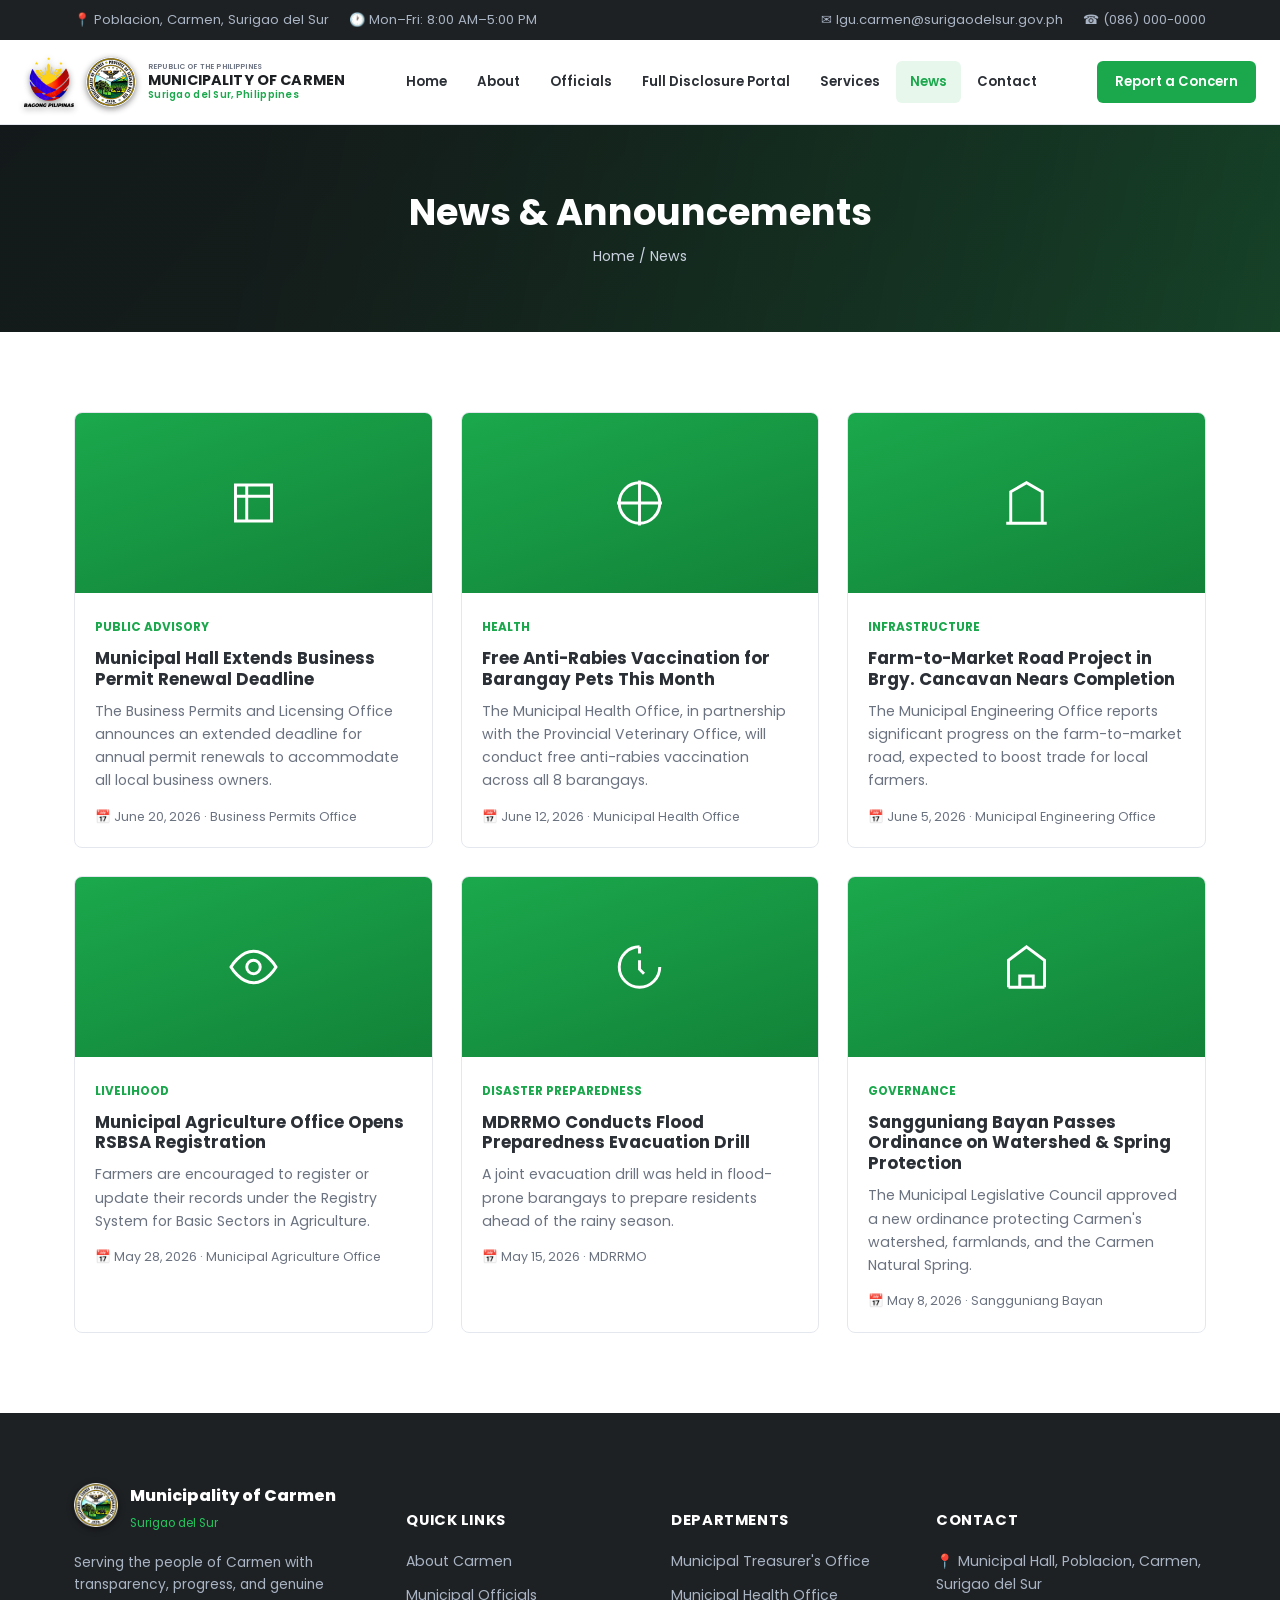
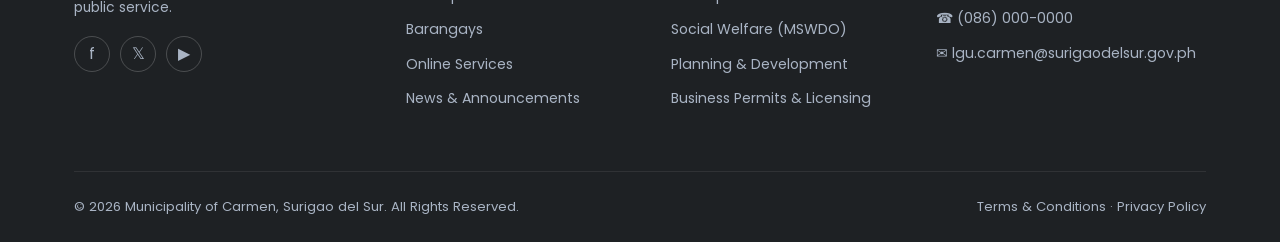
<file: news.html>
<!DOCTYPE html>
<html lang="en">
<head>
<meta charset="UTF-8">
<meta name="viewport" content="width=device-width, initial-scale=1.0">
<title>News &amp; Announcements | Municipality of Carmen, Surigao del Sur</title>
<link rel="icon" href="assets/seal.png" type="image/png">
<link rel="preconnect" href="https://fonts.googleapis.com">
<link rel="preconnect" href="https://fonts.gstatic.com" crossorigin>
<link rel="stylesheet" href="https://fonts.googleapis.com/css2?family=Poppins:wght@300;400;500;600;700;800&family=Dancing+Script:wght@500;600;700&display=swap">
<link rel="stylesheet" href="css/style.css">
</head>
<body>

<div class="topbar">
  <div class="container">
    <div class="topbar-left">
      <span>📍 Poblacion, Carmen, Surigao del Sur</span>
      <span>🕐 Mon–Fri: 8:00 AM–5:00 PM</span>
    </div>
    <div class="topbar-right">
      <a href="mailto:lgu.carmen@surigaodelsur.gov.ph">✉ lgu.carmen@surigaodelsur.gov.ph</a>
      <a href="contact.html">☎ (086) 000-0000</a>
    </div>
  </div>
</div>

<header class="site-header">
  <div class="container">
    <a href="index.html" class="brand">
      <img src="assets/bago.png" alt="Bagong Pilipinas" class="seal">
      <img src="assets/seal.png" alt="Seal of Carmen, Surigao del Sur" class="seal">
      <span class="brand-text">
        <span class="name-country">Republic of the Philippines</span>
        <span class="name-en">Municipality of Carmen</span>
        <span class="name-fil">Surigao del Sur, Philippines</span>
      </span>
    </a>
    <nav class="main-nav">
      <ul>
        <li><a href="index.html">Home</a></li>
        <li><a href="about.html">About</a></li>
        <li><a href="officials.html">Officials</a></li>
        <li><a href="fdp.html">Full Disclosure Portal</a></li>
        <li><a href="services.html">Services</a></li>
        <li><a href="news.html">News</a></li>
        <li><a href="contact.html">Contact</a></li>
      </ul>
    </nav>
    <div class="header-cta">
      <a href="contact.html" class="btn btn-primary btn-sm">Report a Concern</a>
      <button class="nav-toggle" aria-label="Toggle menu">☰</button>
    </div>
  </div>
</header>

<div class="page-header">
  <div class="container">
    <h1>News &amp; Announcements</h1>
    <div class="breadcrumb"><a href="index.html">Home</a> / News</div>
  </div>
</div>

<section class="section">
  <div class="container">
    <div class="news-grid">
      <div class="news-card">
        <div class="news-thumb"><svg viewBox="0 0 24 24" fill="none" stroke="#fff" stroke-width="1.3"><path d="M4 4h16v16H4z"/><path d="M4 9h16M9 4v16"/></svg></div>
        <div class="news-body">
          <span class="news-tag">Public Advisory</span>
          <h4>Municipal Hall Extends Business Permit Renewal Deadline</h4>
          <p style="font-size:.88rem;color:var(--text-light);">The Business Permits and Licensing Office announces an extended deadline for annual permit renewals to accommodate all local business owners.</p>
          <div class="news-meta">📅 June 20, 2026 · Business Permits Office</div>
        </div>
      </div>
      <div class="news-card">
        <div class="news-thumb"><svg viewBox="0 0 24 24" fill="none" stroke="#fff" stroke-width="1.3"><path d="M12 2v20M2 12h20"/><circle cx="12" cy="12" r="9"/></svg></div>
        <div class="news-body">
          <span class="news-tag">Health</span>
          <h4>Free Anti-Rabies Vaccination for Barangay Pets This Month</h4>
          <p style="font-size:.88rem;color:var(--text-light);">The Municipal Health Office, in partnership with the Provincial Veterinary Office, will conduct free anti-rabies vaccination across all 8 barangays.</p>
          <div class="news-meta">📅 June 12, 2026 · Municipal Health Office</div>
        </div>
      </div>
      <div class="news-card">
        <div class="news-thumb"><svg viewBox="0 0 24 24" fill="none" stroke="#fff" stroke-width="1.3"><path d="M3 21h18M5 21V7l7-4 7 4v14"/></svg></div>
        <div class="news-body">
          <span class="news-tag">Infrastructure</span>
          <h4>Farm-to-Market Road Project in Brgy. Cancavan Nears Completion</h4>
          <p style="font-size:.88rem;color:var(--text-light);">The Municipal Engineering Office reports significant progress on the farm-to-market road, expected to boost trade for local farmers.</p>
          <div class="news-meta">📅 June 5, 2026 · Municipal Engineering Office</div>
        </div>
      </div>
      <div class="news-card">
        <div class="news-thumb"><svg viewBox="0 0 24 24" fill="none" stroke="#fff" stroke-width="1.3"><path d="M2 12s4-7 10-7 10 7 10 7-4 7-10 7-10-7-10-7Z"/><circle cx="12" cy="12" r="3"/></svg></div>
        <div class="news-body">
          <span class="news-tag">Livelihood</span>
          <h4>Municipal Agriculture Office Opens RSBSA Registration</h4>
          <p style="font-size:.88rem;color:var(--text-light);">Farmers are encouraged to register or update their records under the Registry System for Basic Sectors in Agriculture.</p>
          <div class="news-meta">📅 May 28, 2026 · Municipal Agriculture Office</div>
        </div>
      </div>
      <div class="news-card">
        <div class="news-thumb"><svg viewBox="0 0 24 24" fill="none" stroke="#fff" stroke-width="1.3"><path d="M12 9v4l2 2M12 3a9 9 0 1 0 9 9"/><path d="M12 3v3"/></svg></div>
        <div class="news-body">
          <span class="news-tag">Disaster Preparedness</span>
          <h4>MDRRMO Conducts Flood Preparedness Evacuation Drill</h4>
          <p style="font-size:.88rem;color:var(--text-light);">A joint evacuation drill was held in flood-prone barangays to prepare residents ahead of the rainy season.</p>
          <div class="news-meta">📅 May 15, 2026 · MDRRMO</div>
        </div>
      </div>
      <div class="news-card">
        <div class="news-thumb"><svg viewBox="0 0 24 24" fill="none" stroke="#fff" stroke-width="1.3"><path d="M4 21V9l8-6 8 6v12"/><path d="M9 21v-5h6v5M4 21h16"/></svg></div>
        <div class="news-body">
          <span class="news-tag">Governance</span>
          <h4>Sangguniang Bayan Passes Ordinance on Watershed &amp; Spring Protection</h4>
          <p style="font-size:.88rem;color:var(--text-light);">The Municipal Legislative Council approved a new ordinance protecting Carmen's watershed, farmlands, and the Carmen Natural Spring.</p>
          <div class="news-meta">📅 May 8, 2026 · Sangguniang Bayan</div>
        </div>
      </div>
    </div>
  </div>
</section>

<footer class="site-footer">
  <div class="container">
    <div class="footer-top">
      <div class="footer-col">
        <div class="footer-brand">
          <img src="assets/seal.png" alt="Seal" class="seal">
          <span>
            <span class="name-en">Municipality of Carmen</span><br>
            <span class="name-fil">Surigao del Sur</span>
          </span>
        </div>
        <p style="font-size:.86rem;">Serving the people of Carmen with transparency, progress, and genuine public service.</p>
        <div class="social-row">
          <a href="#" aria-label="Facebook">f</a>
          <a href="#" aria-label="Twitter">𝕏</a>
          <a href="#" aria-label="YouTube">▶</a>
        </div>
      </div>
      <div class="footer-col">
        <h5>Quick Links</h5>
        <ul>
          <li><a href="about.html">About Carmen</a></li>
          <li><a href="officials.html">Municipal Officials</a></li>
          <li><a href="barangays.html">Barangays</a></li>
          <li><a href="services.html">Online Services</a></li>
          <li><a href="news.html">News &amp; Announcements</a></li>
        </ul>
      </div>
      <div class="footer-col">
        <h5>Departments</h5>
        <ul>
          <li><a href="services.html">Municipal Treasurer's Office</a></li>
          <li><a href="services.html">Municipal Health Office</a></li>
          <li><a href="services.html">Social Welfare (MSWDO)</a></li>
          <li><a href="services.html">Planning &amp; Development</a></li>
          <li><a href="services.html">Business Permits &amp; Licensing</a></li>
        </ul>
      </div>
      <div class="footer-col">
        <h5>Contact</h5>
        <ul>
          <li>📍 Municipal Hall, Poblacion, Carmen, Surigao del Sur</li>
          <li>☎ (086) 000-0000</li>
          <li>✉ lgu.carmen@surigaodelsur.gov.ph</li>
        </ul>
      </div>
    </div>
    <div class="footer-bottom">
      <span>© 2026 Municipality of Carmen, Surigao del Sur. All Rights Reserved.</span>
      <span><a href="#">Terms &amp; Conditions</a> · <a href="#">Privacy Policy</a></span>
    </div>
  </div>
</footer>

<script src="js/main.js"></script>
</body>
</html>
</file>
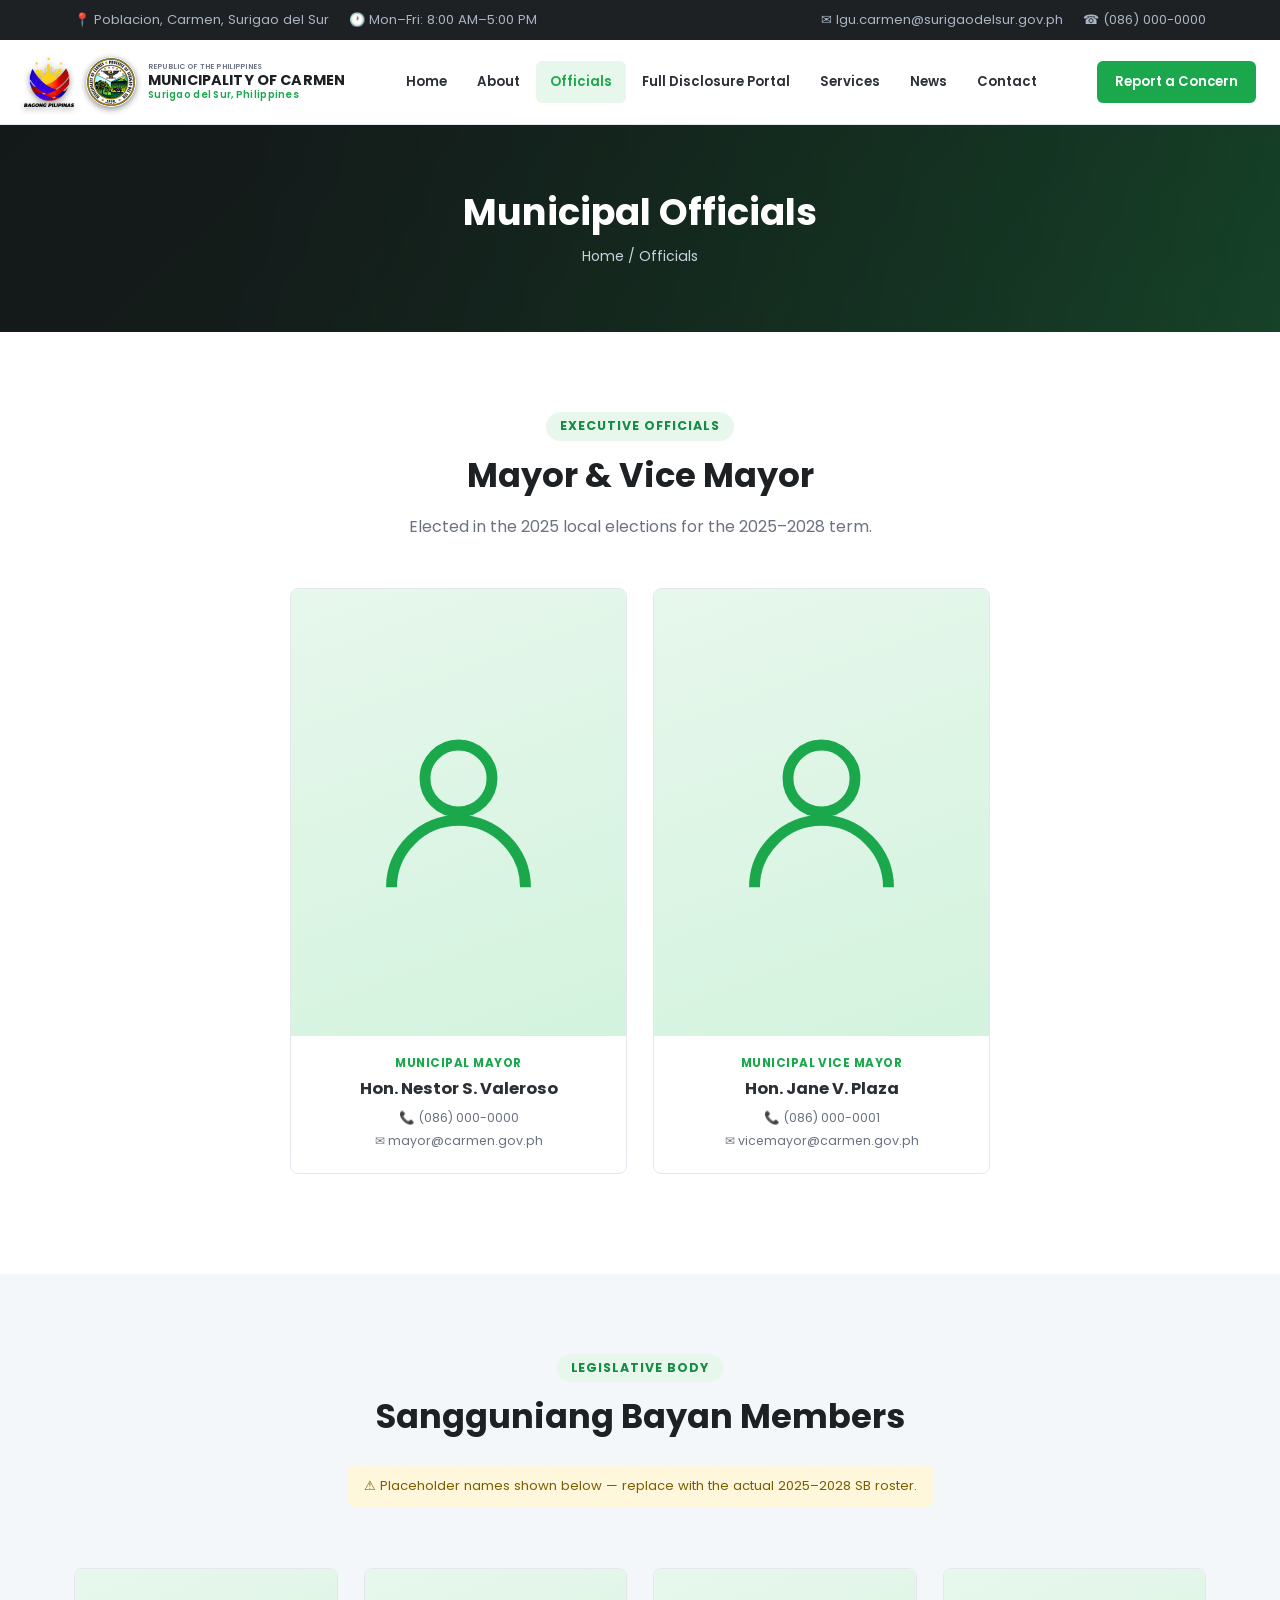
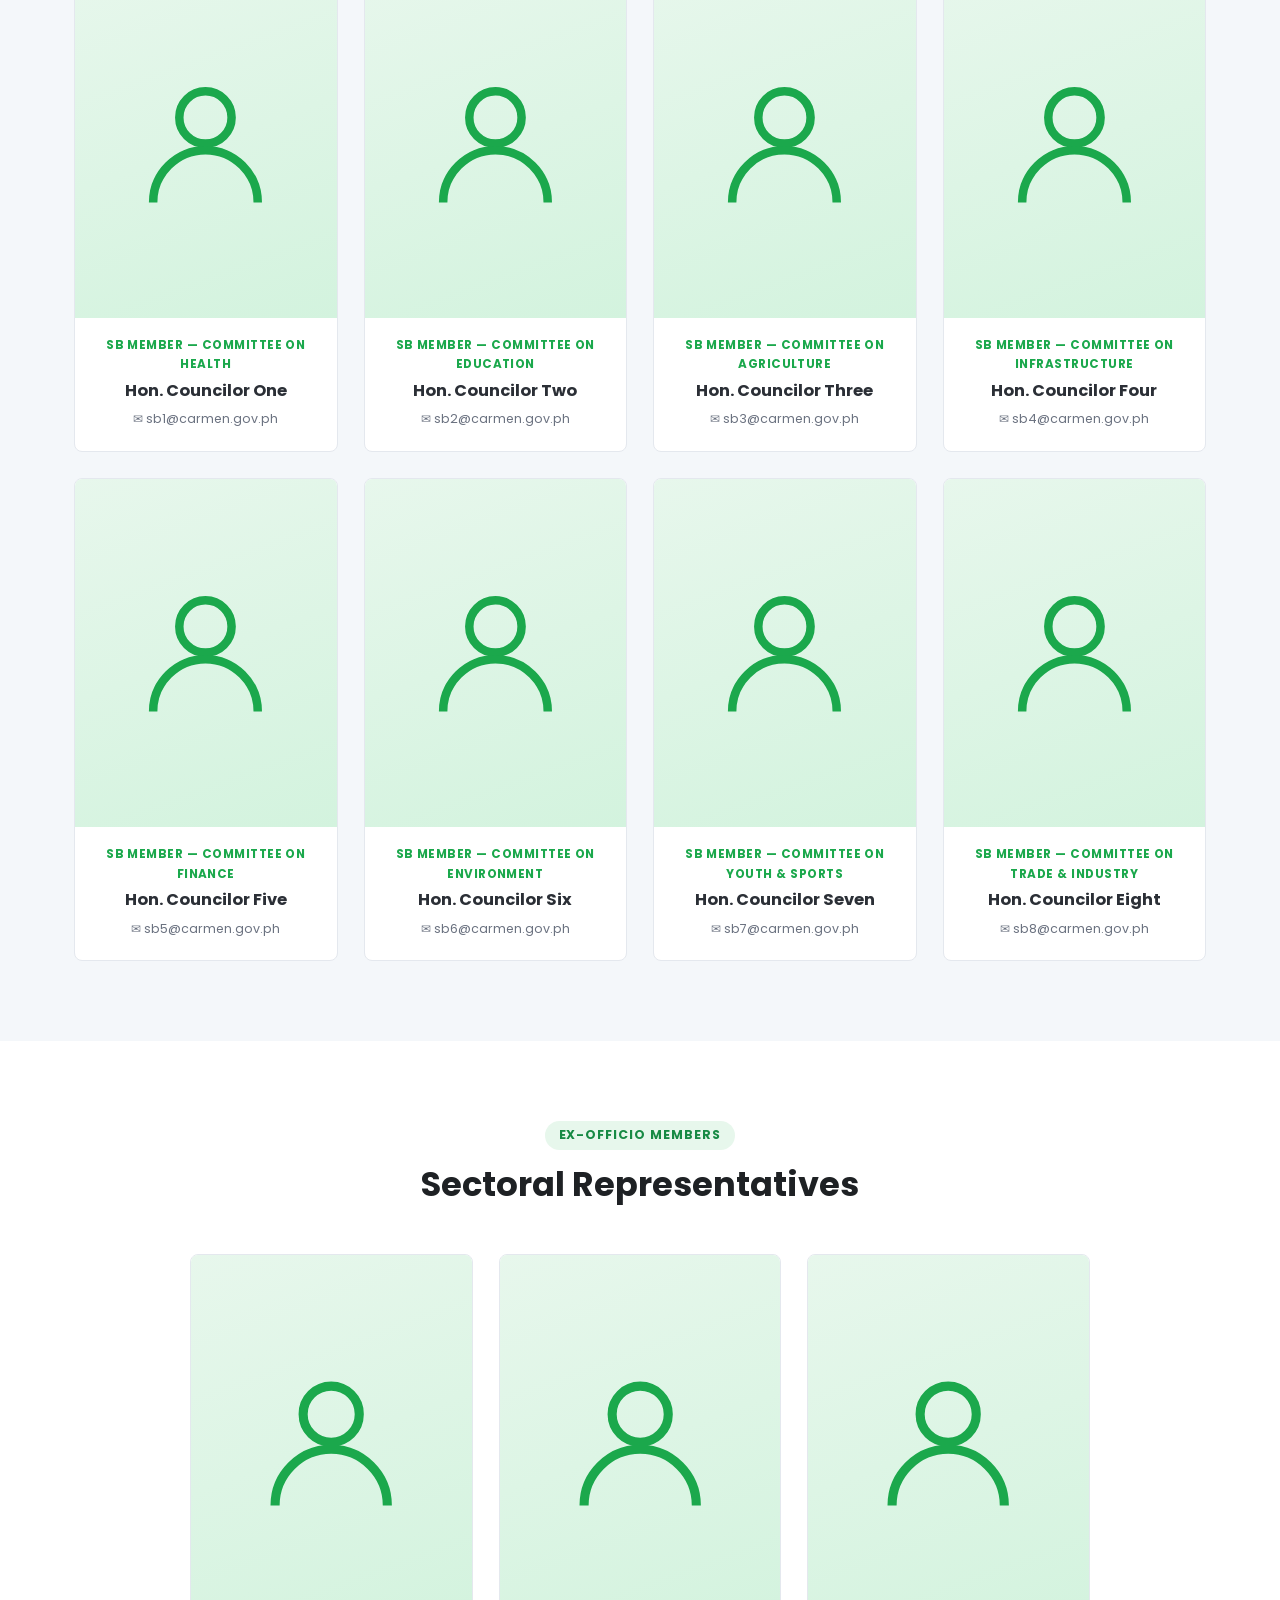
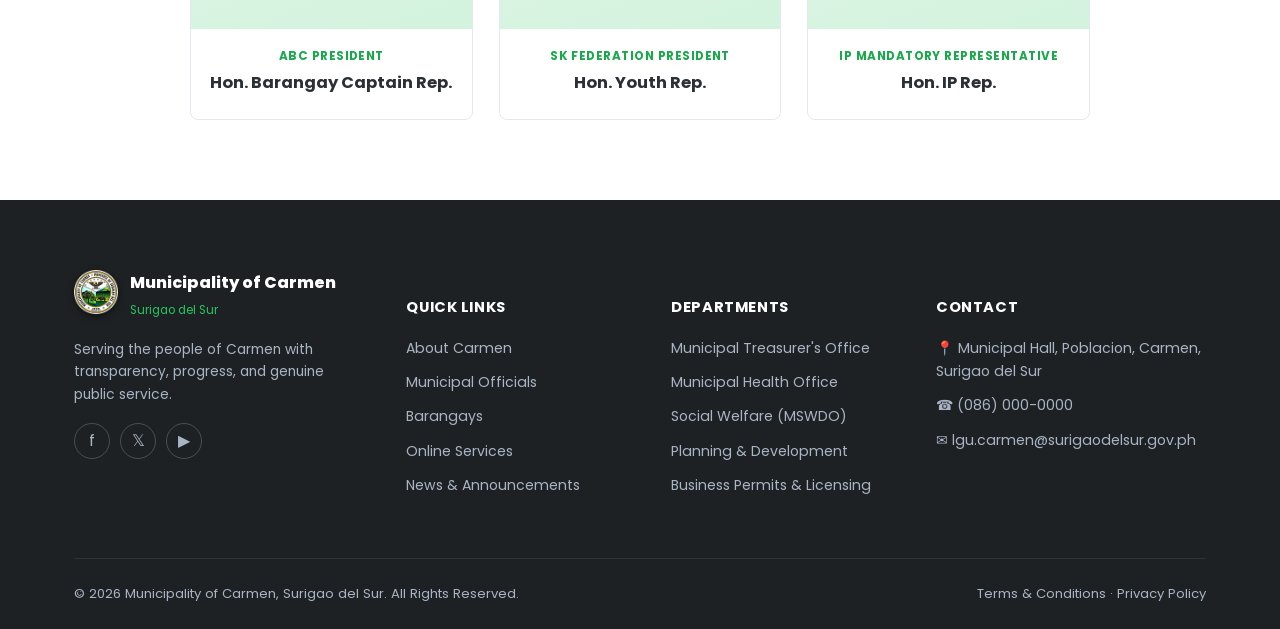
<file: officials.html>
<!DOCTYPE html>
<html lang="en">
<head>
<meta charset="UTF-8">
<meta name="viewport" content="width=device-width, initial-scale=1.0">
<title>Municipal Officials | Municipality of Carmen, Surigao del Sur</title>
<link rel="icon" href="assets/seal.png" type="image/png">
<link rel="preconnect" href="https://fonts.googleapis.com">
<link rel="preconnect" href="https://fonts.gstatic.com" crossorigin>
<link rel="stylesheet" href="https://fonts.googleapis.com/css2?family=Poppins:wght@300;400;500;600;700;800&family=Dancing+Script:wght@500;600;700&display=swap">
<link rel="stylesheet" href="css/style.css">
</head>
<body>

<div class="topbar">
  <div class="container">
    <div class="topbar-left">
      <span>📍 Poblacion, Carmen, Surigao del Sur</span>
      <span>🕐 Mon–Fri: 8:00 AM–5:00 PM</span>
    </div>
    <div class="topbar-right">
      <a href="mailto:lgu.carmen@surigaodelsur.gov.ph">✉ lgu.carmen@surigaodelsur.gov.ph</a>
      <a href="contact.html">☎ (086) 000-0000</a>
    </div>
  </div>
</div>

<header class="site-header">
  <div class="container">
    <a href="index.html" class="brand">
      <img src="assets/bago.png" alt="Bagong Pilipinas" class="seal">
      <img src="assets/seal.png" alt="Seal of Carmen, Surigao del Sur" class="seal">
      <span class="brand-text">
        <span class="name-country">Republic of the Philippines</span>
        <span class="name-en">Municipality of Carmen</span>
        <span class="name-fil">Surigao del Sur, Philippines</span>
      </span>
    </a>
    <nav class="main-nav">
      <ul>
        <li><a href="index.html">Home</a></li>
        <li><a href="about.html">About</a></li>
        <li><a href="officials.html">Officials</a></li>
        <li><a href="fdp.html">Full Disclosure Portal</a></li>
        <li><a href="services.html">Services</a></li>
        <li><a href="news.html">News</a></li>
        <li><a href="contact.html">Contact</a></li>
      </ul>
    </nav>
    <div class="header-cta">
      <a href="contact.html" class="btn btn-primary btn-sm">Report a Concern</a>
      <button class="nav-toggle" aria-label="Toggle menu">☰</button>
    </div>
  </div>
</header>

<div class="page-header">
  <div class="container">
    <h1>Municipal Officials</h1>
    <div class="breadcrumb"><a href="index.html">Home</a> / Officials</div>
  </div>
</div>

<section class="section">
  <div class="container">
    <div class="section-head">
      <span class="eyebrow">Executive Officials</span>
      <h2>Mayor &amp; Vice Mayor</h2>
      <p>Elected in the 2025 local elections for the 2025–2028 term.</p>
    </div>
    <div class="officials-grid" style="grid-template-columns:repeat(2,1fr); max-width:700px; margin:0 auto 20px;">
      <div class="official-card">
        <div class="official-photo"><svg viewBox="0 0 24 24" fill="none" stroke="#1BA84C" stroke-width="1.3"><circle cx="12" cy="8" r="4"/><path d="M4 21c0-4.4 3.6-8 8-8s8 3.6 8 8"/></svg></div>
        <div class="official-info">
          <div class="role">Municipal Mayor</div>
          <h4>Hon. Nestor S. Valeroso</h4>
          <div class="contact"><div>📞 (086) 000-0000</div><div>✉ mayor@carmen.gov.ph</div></div>
        </div>
      </div>
      <div class="official-card">
        <div class="official-photo"><svg viewBox="0 0 24 24" fill="none" stroke="#1BA84C" stroke-width="1.3"><circle cx="12" cy="8" r="4"/><path d="M4 21c0-4.4 3.6-8 8-8s8 3.6 8 8"/></svg></div>
        <div class="official-info">
          <div class="role">Municipal Vice Mayor</div>
          <h4>Hon. Jane V. Plaza</h4>
          <div class="contact"><div>📞 (086) 000-0001</div><div>✉ vicemayor@carmen.gov.ph</div></div>
        </div>
      </div>
    </div>
  </div>
</section>

<section class="section section--alt">
  <div class="container">
    <div class="section-head">
      <span class="eyebrow">Legislative Body</span>
      <h2>Sangguniang Bayan Members</h2>
      <p style="background:#FFF7DC;color:#7A5E00;padding:10px 16px;border-radius:6px;display:inline-block;font-size:.82rem;">⚠ Placeholder names shown below — replace with the actual 2025–2028 SB roster.</p>
    </div>
    <div class="officials-grid">
      <div class="official-card">
        <div class="official-photo"><svg viewBox="0 0 24 24" fill="none" stroke="#1BA84C" stroke-width="1.3"><circle cx="12" cy="8" r="4"/><path d="M4 21c0-4.4 3.6-8 8-8s8 3.6 8 8"/></svg></div>
        <div class="official-info">
          <div class="role">SB Member — Committee on Health</div>
          <h4>Hon. Councilor One</h4>
          <div class="contact"><div>✉ sb1@carmen.gov.ph</div></div>
        </div>
      </div>
      <div class="official-card">
        <div class="official-photo"><svg viewBox="0 0 24 24" fill="none" stroke="#1BA84C" stroke-width="1.3"><circle cx="12" cy="8" r="4"/><path d="M4 21c0-4.4 3.6-8 8-8s8 3.6 8 8"/></svg></div>
        <div class="official-info">
          <div class="role">SB Member — Committee on Education</div>
          <h4>Hon. Councilor Two</h4>
          <div class="contact"><div>✉ sb2@carmen.gov.ph</div></div>
        </div>
      </div>
      <div class="official-card">
        <div class="official-photo"><svg viewBox="0 0 24 24" fill="none" stroke="#1BA84C" stroke-width="1.3"><circle cx="12" cy="8" r="4"/><path d="M4 21c0-4.4 3.6-8 8-8s8 3.6 8 8"/></svg></div>
        <div class="official-info">
          <div class="role">SB Member — Committee on Agriculture</div>
          <h4>Hon. Councilor Three</h4>
          <div class="contact"><div>✉ sb3@carmen.gov.ph</div></div>
        </div>
      </div>
      <div class="official-card">
        <div class="official-photo"><svg viewBox="0 0 24 24" fill="none" stroke="#1BA84C" stroke-width="1.3"><circle cx="12" cy="8" r="4"/><path d="M4 21c0-4.4 3.6-8 8-8s8 3.6 8 8"/></svg></div>
        <div class="official-info">
          <div class="role">SB Member — Committee on Infrastructure</div>
          <h4>Hon. Councilor Four</h4>
          <div class="contact"><div>✉ sb4@carmen.gov.ph</div></div>
        </div>
      </div>
      <div class="official-card">
        <div class="official-photo"><svg viewBox="0 0 24 24" fill="none" stroke="#1BA84C" stroke-width="1.3"><circle cx="12" cy="8" r="4"/><path d="M4 21c0-4.4 3.6-8 8-8s8 3.6 8 8"/></svg></div>
        <div class="official-info">
          <div class="role">SB Member — Committee on Finance</div>
          <h4>Hon. Councilor Five</h4>
          <div class="contact"><div>✉ sb5@carmen.gov.ph</div></div>
        </div>
      </div>
      <div class="official-card">
        <div class="official-photo"><svg viewBox="0 0 24 24" fill="none" stroke="#1BA84C" stroke-width="1.3"><circle cx="12" cy="8" r="4"/><path d="M4 21c0-4.4 3.6-8 8-8s8 3.6 8 8"/></svg></div>
        <div class="official-info">
          <div class="role">SB Member — Committee on Environment</div>
          <h4>Hon. Councilor Six</h4>
          <div class="contact"><div>✉ sb6@carmen.gov.ph</div></div>
        </div>
      </div>
      <div class="official-card">
        <div class="official-photo"><svg viewBox="0 0 24 24" fill="none" stroke="#1BA84C" stroke-width="1.3"><circle cx="12" cy="8" r="4"/><path d="M4 21c0-4.4 3.6-8 8-8s8 3.6 8 8"/></svg></div>
        <div class="official-info">
          <div class="role">SB Member — Committee on Youth &amp; Sports</div>
          <h4>Hon. Councilor Seven</h4>
          <div class="contact"><div>✉ sb7@carmen.gov.ph</div></div>
        </div>
      </div>
      <div class="official-card">
        <div class="official-photo"><svg viewBox="0 0 24 24" fill="none" stroke="#1BA84C" stroke-width="1.3"><circle cx="12" cy="8" r="4"/><path d="M4 21c0-4.4 3.6-8 8-8s8 3.6 8 8"/></svg></div>
        <div class="official-info">
          <div class="role">SB Member — Committee on Trade &amp; Industry</div>
          <h4>Hon. Councilor Eight</h4>
          <div class="contact"><div>✉ sb8@carmen.gov.ph</div></div>
        </div>
      </div>
    </div>
  </div>
</section>

<section class="section">
  <div class="container">
    <div class="section-head">
      <span class="eyebrow">Ex-Officio Members</span>
      <h2>Sectoral Representatives</h2>
    </div>
    <div class="officials-grid" style="grid-template-columns:repeat(3,1fr); max-width:900px; margin:0 auto;">
      <div class="official-card">
        <div class="official-photo"><svg viewBox="0 0 24 24" fill="none" stroke="#1BA84C" stroke-width="1.3"><circle cx="12" cy="8" r="4"/><path d="M4 21c0-4.4 3.6-8 8-8s8 3.6 8 8"/></svg></div>
        <div class="official-info">
          <div class="role">ABC President</div>
          <h4>Hon. Barangay Captain Rep.</h4>
        </div>
      </div>
      <div class="official-card">
        <div class="official-photo"><svg viewBox="0 0 24 24" fill="none" stroke="#1BA84C" stroke-width="1.3"><circle cx="12" cy="8" r="4"/><path d="M4 21c0-4.4 3.6-8 8-8s8 3.6 8 8"/></svg></div>
        <div class="official-info">
          <div class="role">SK Federation President</div>
          <h4>Hon. Youth Rep.</h4>
        </div>
      </div>
      <div class="official-card">
        <div class="official-photo"><svg viewBox="0 0 24 24" fill="none" stroke="#1BA84C" stroke-width="1.3"><circle cx="12" cy="8" r="4"/><path d="M4 21c0-4.4 3.6-8 8-8s8 3.6 8 8"/></svg></div>
        <div class="official-info">
          <div class="role">IP Mandatory Representative</div>
          <h4>Hon. IP Rep.</h4>
        </div>
      </div>
    </div>
  </div>
</section>

<footer class="site-footer">
  <div class="container">
    <div class="footer-top">
      <div class="footer-col">
        <div class="footer-brand">
          <img src="assets/seal.png" alt="Seal" class="seal">
          <span>
            <span class="name-en">Municipality of Carmen</span><br>
            <span class="name-fil">Surigao del Sur</span>
          </span>
        </div>
        <p style="font-size:.86rem;">Serving the people of Carmen with transparency, progress, and genuine public service.</p>
        <div class="social-row">
          <a href="#" aria-label="Facebook">f</a>
          <a href="#" aria-label="Twitter">𝕏</a>
          <a href="#" aria-label="YouTube">▶</a>
        </div>
      </div>
      <div class="footer-col">
        <h5>Quick Links</h5>
        <ul>
          <li><a href="about.html">About Carmen</a></li>
          <li><a href="officials.html">Municipal Officials</a></li>
          <li><a href="barangays.html">Barangays</a></li>
          <li><a href="services.html">Online Services</a></li>
          <li><a href="news.html">News &amp; Announcements</a></li>
        </ul>
      </div>
      <div class="footer-col">
        <h5>Departments</h5>
        <ul>
          <li><a href="services.html">Municipal Treasurer's Office</a></li>
          <li><a href="services.html">Municipal Health Office</a></li>
          <li><a href="services.html">Social Welfare (MSWDO)</a></li>
          <li><a href="services.html">Planning &amp; Development</a></li>
          <li><a href="services.html">Business Permits &amp; Licensing</a></li>
        </ul>
      </div>
      <div class="footer-col">
        <h5>Contact</h5>
        <ul>
          <li>📍 Municipal Hall, Poblacion, Carmen, Surigao del Sur</li>
          <li>☎ (086) 000-0000</li>
          <li>✉ lgu.carmen@surigaodelsur.gov.ph</li>
        </ul>
      </div>
    </div>
    <div class="footer-bottom">
      <span>© 2026 Municipality of Carmen, Surigao del Sur. All Rights Reserved.</span>
      <span><a href="#">Terms &amp; Conditions</a> · <a href="#">Privacy Policy</a></span>
    </div>
  </div>
</footer>

<script src="js/main.js"></script>
</body>
</html>
</file>
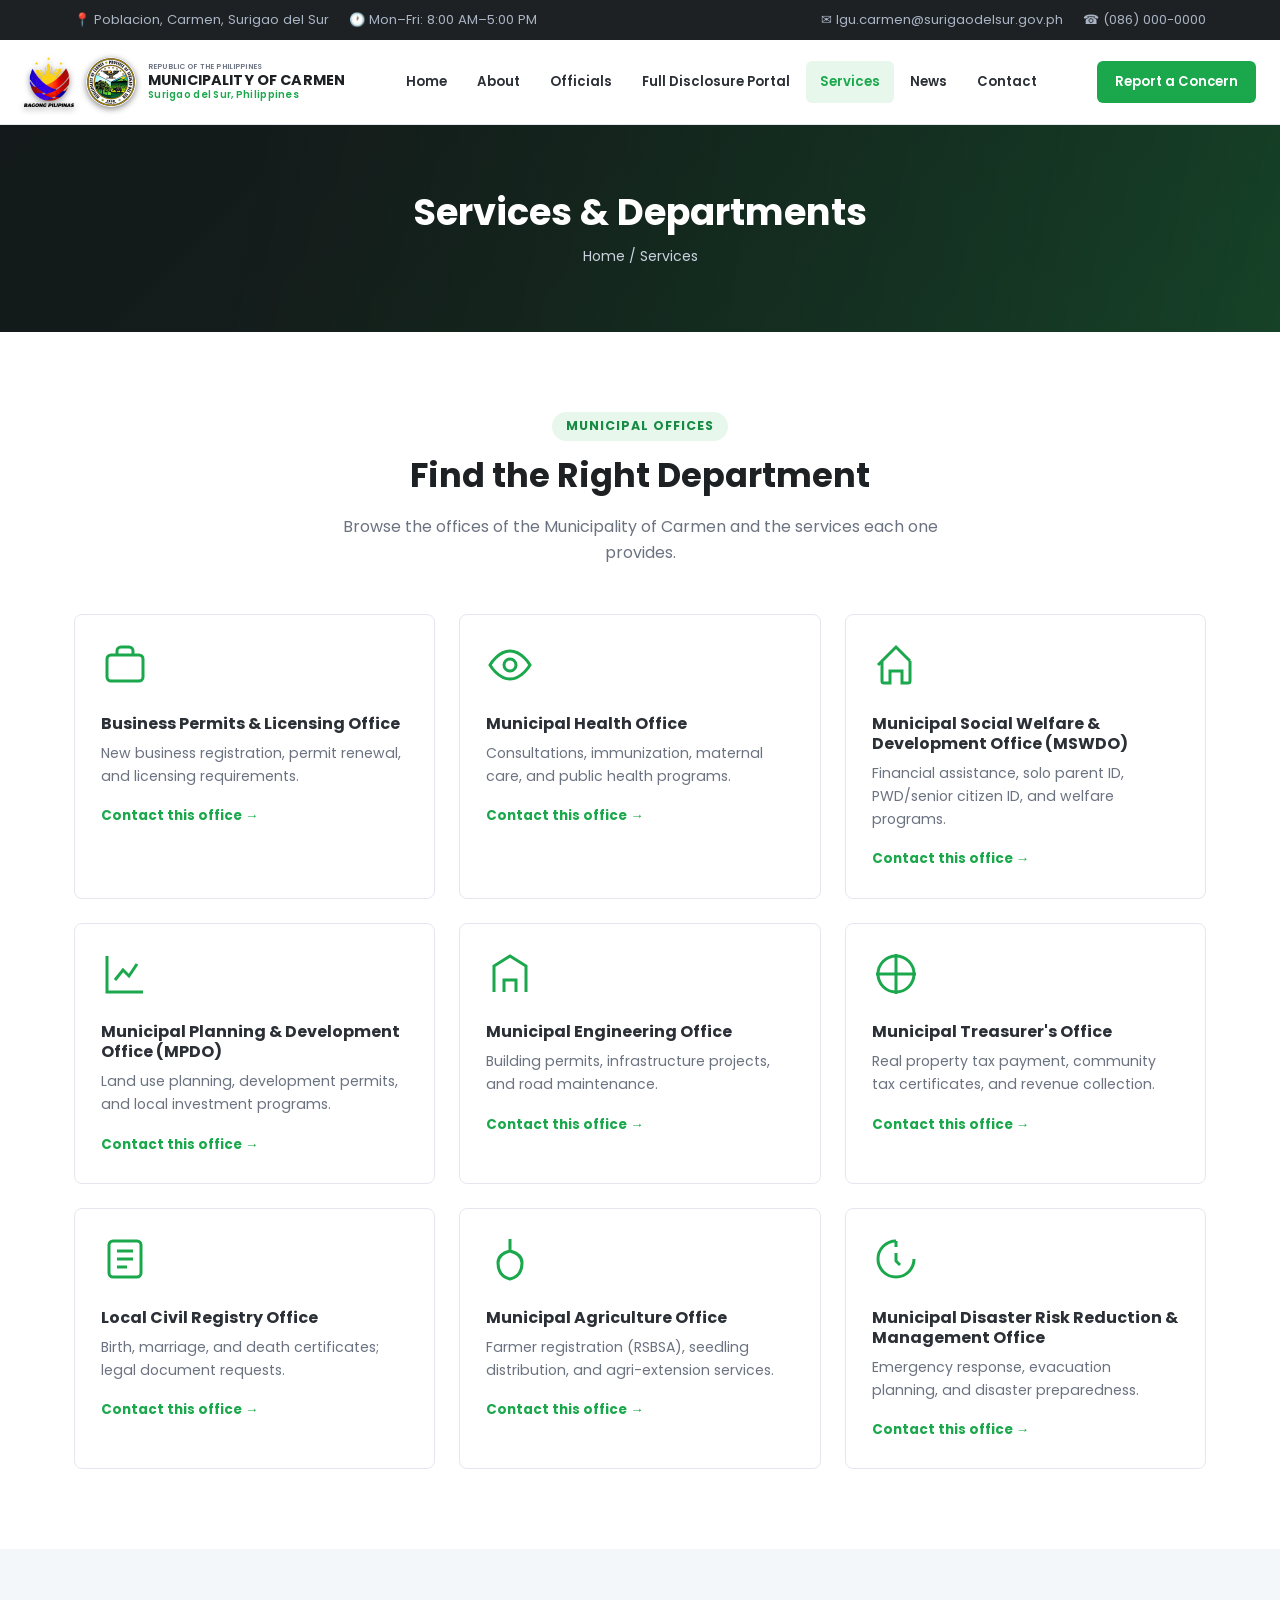
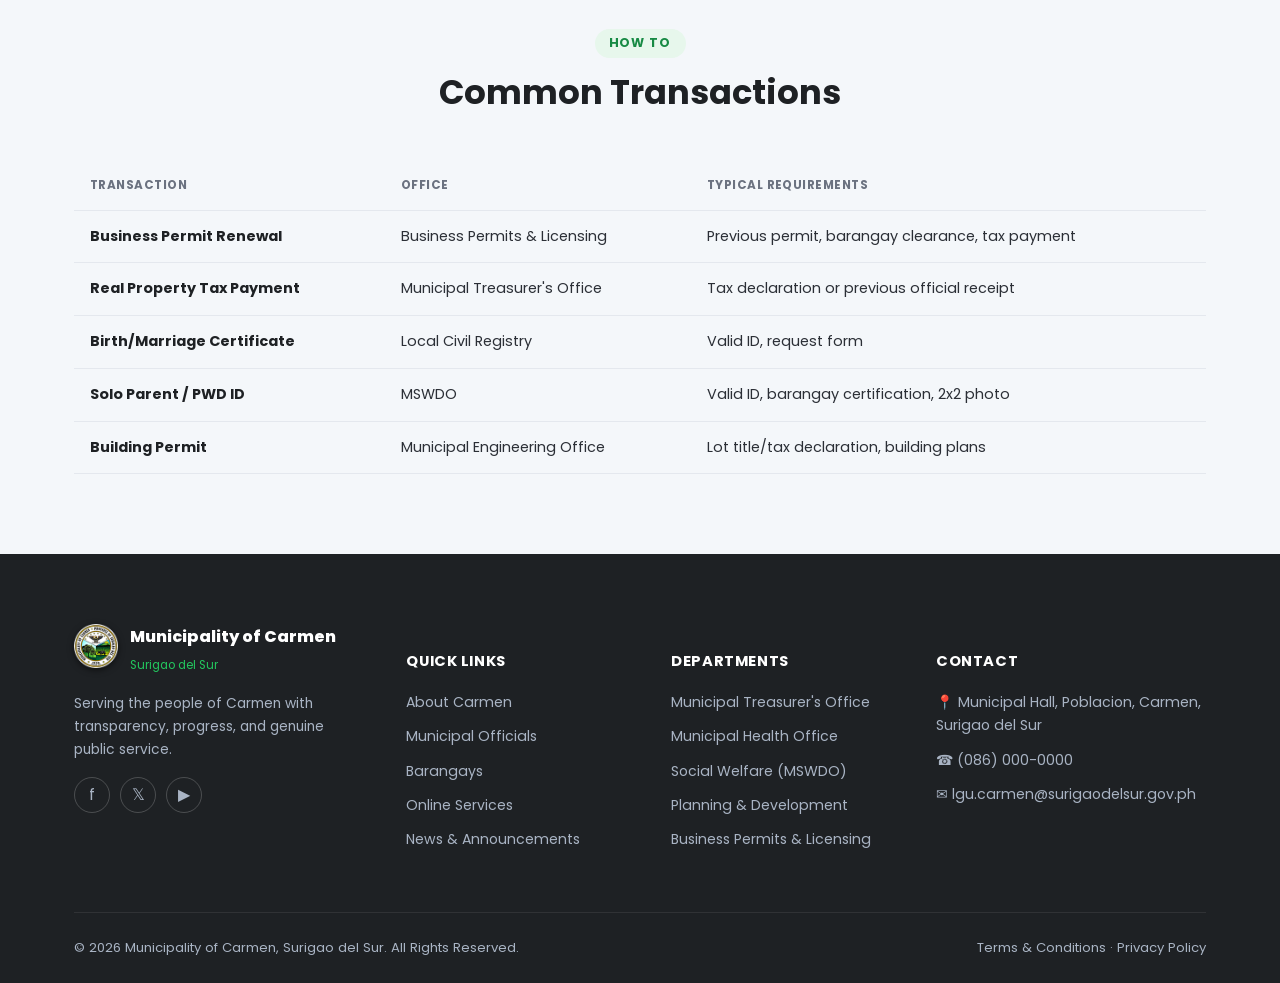
<file: services.html>
<!DOCTYPE html>
<html lang="en">
<head>
<meta charset="UTF-8">
<meta name="viewport" content="width=device-width, initial-scale=1.0">
<title>Services &amp; Departments | Municipality of Carmen, Surigao del Sur</title>
<link rel="icon" href="assets/seal.png" type="image/png">
<link rel="preconnect" href="https://fonts.googleapis.com">
<link rel="preconnect" href="https://fonts.gstatic.com" crossorigin>
<link rel="stylesheet" href="https://fonts.googleapis.com/css2?family=Poppins:wght@300;400;500;600;700;800&family=Dancing+Script:wght@500;600;700&display=swap">
<link rel="stylesheet" href="css/style.css">
</head>
<body>

<div class="topbar">
  <div class="container">
    <div class="topbar-left">
      <span>📍 Poblacion, Carmen, Surigao del Sur</span>
      <span>🕐 Mon–Fri: 8:00 AM–5:00 PM</span>
    </div>
    <div class="topbar-right">
      <a href="mailto:lgu.carmen@surigaodelsur.gov.ph">✉ lgu.carmen@surigaodelsur.gov.ph</a>
      <a href="contact.html">☎ (086) 000-0000</a>
    </div>
  </div>
</div>

<header class="site-header">
  <div class="container">
    <a href="index.html" class="brand">
      <img src="assets/bago.png" alt="Bagong Pilipinas" class="seal">
      <img src="assets/seal.png" alt="Seal of Carmen, Surigao del Sur" class="seal">
      <span class="brand-text">
        <span class="name-country">Republic of the Philippines</span>
        <span class="name-en">Municipality of Carmen</span>
        <span class="name-fil">Surigao del Sur, Philippines</span>
      </span>
    </a>
    <nav class="main-nav">
      <ul>
        <li><a href="index.html">Home</a></li>
        <li><a href="about.html">About</a></li>
        <li><a href="officials.html">Officials</a></li>
        <li><a href="fdp.html">Full Disclosure Portal</a></li>
        <li><a href="services.html">Services</a></li>
        <li><a href="news.html">News</a></li>
        <li><a href="contact.html">Contact</a></li>
      </ul>
    </nav>
    <div class="header-cta">
      <a href="contact.html" class="btn btn-primary btn-sm">Report a Concern</a>
      <button class="nav-toggle" aria-label="Toggle menu">☰</button>
    </div>
  </div>
</header>

<div class="page-header">
  <div class="container">
    <h1>Services &amp; Departments</h1>
    <div class="breadcrumb"><a href="index.html">Home</a> / Services</div>
  </div>
</div>

<section class="section">
  <div class="container">
    <div class="section-head">
      <span class="eyebrow">Municipal Offices</span>
      <h2>Find the Right Department</h2>
      <p>Browse the offices of the Municipality of Carmen and the services each one provides.</p>
    </div>
    <div class="services-directory">
      <div class="dept-card">
        <svg class="icon" viewBox="0 0 24 24" fill="none" stroke="currentColor" stroke-width="1.5"><rect x="3" y="7" width="18" height="13" rx="2"/><path d="M8 7V5a2 2 0 0 1 2-2h4a2 2 0 0 1 2 2v2"/></svg>
        <h4>Business Permits &amp; Licensing Office</h4>
        <p>New business registration, permit renewal, and licensing requirements.</p>
        <a href="contact.html">Contact this office →</a>
      </div>
      <div class="dept-card">
        <svg class="icon" viewBox="0 0 24 24" fill="none" stroke="currentColor" stroke-width="1.5"><path d="M2 12s4-7 10-7 10 7 10 7-4 7-10 7-10-7-10-7Z"/><circle cx="12" cy="12" r="3"/></svg>
        <h4>Municipal Health Office</h4>
        <p>Consultations, immunization, maternal care, and public health programs.</p>
        <a href="contact.html">Contact this office →</a>
      </div>
      <div class="dept-card">
        <svg class="icon" viewBox="0 0 24 24" fill="none" stroke="currentColor" stroke-width="1.5"><path d="M3 12l2-2m0 0 7-7 7 7M5 10v10a1 1 0 0 0 1 1h3v-6h6v6h3a1 1 0 0 0 1-1V10"/></svg>
        <h4>Municipal Social Welfare &amp; Development Office (MSWDO)</h4>
        <p>Financial assistance, solo parent ID, PWD/senior citizen ID, and welfare programs.</p>
        <a href="contact.html">Contact this office →</a>
      </div>
      <div class="dept-card">
        <svg class="icon" viewBox="0 0 24 24" fill="none" stroke="currentColor" stroke-width="1.5"><path d="M3 3v18h18"/><path d="M7 15l4-5 3 3 4-6"/></svg>
        <h4>Municipal Planning &amp; Development Office (MPDO)</h4>
        <p>Land use planning, development permits, and local investment programs.</p>
        <a href="contact.html">Contact this office →</a>
      </div>
      <div class="dept-card">
        <svg class="icon" viewBox="0 0 24 24" fill="none" stroke="currentColor" stroke-width="1.5"><path d="M4 21V8l8-5 8 5v13"/><path d="M9 21v-6h6v6"/></svg>
        <h4>Municipal Engineering Office</h4>
        <p>Building permits, infrastructure projects, and road maintenance.</p>
        <a href="contact.html">Contact this office →</a>
      </div>
      <div class="dept-card">
        <svg class="icon" viewBox="0 0 24 24" fill="none" stroke="currentColor" stroke-width="1.5"><path d="M12 2v20M2 12h20"/><circle cx="12" cy="12" r="9"/></svg>
        <h4>Municipal Treasurer's Office</h4>
        <p>Real property tax payment, community tax certificates, and revenue collection.</p>
        <a href="contact.html">Contact this office →</a>
      </div>
      <div class="dept-card">
        <svg class="icon" viewBox="0 0 24 24" fill="none" stroke="currentColor" stroke-width="1.5"><rect x="4" y="3" width="16" height="18" rx="2"/><path d="M8 8h8M8 12h8M8 16h5"/></svg>
        <h4>Local Civil Registry Office</h4>
        <p>Birth, marriage, and death certificates; legal document requests.</p>
        <a href="contact.html">Contact this office →</a>
      </div>
      <div class="dept-card">
        <svg class="icon" viewBox="0 0 24 24" fill="none" stroke="currentColor" stroke-width="1.5"><path d="M12 2v6M12 22c-4-1-6-4-6-8 0-3 2-5 6-6 4 1 6 3 6 6 0 4-2 7-6 8Z"/></svg>
        <h4>Municipal Agriculture Office</h4>
        <p>Farmer registration (RSBSA), seedling distribution, and agri-extension services.</p>
        <a href="contact.html">Contact this office →</a>
      </div>
      <div class="dept-card">
        <svg class="icon" viewBox="0 0 24 24" fill="none" stroke="currentColor" stroke-width="1.5"><path d="M12 9v4l2 2M12 3a9 9 0 1 0 9 9"/><path d="M12 3v3"/></svg>
        <h4>Municipal Disaster Risk Reduction &amp; Management Office</h4>
        <p>Emergency response, evacuation planning, and disaster preparedness.</p>
        <a href="contact.html">Contact this office →</a>
      </div>
    </div>
  </div>
</section>

<section class="section section--alt">
  <div class="container">
    <div class="section-head">
      <span class="eyebrow">How To</span>
      <h2>Common Transactions</h2>
    </div>
    <table class="hotline-table">
      <tr><th>Transaction</th><th>Office</th><th>Typical Requirements</th></tr>
      <tr><td><strong>Business Permit Renewal</strong></td><td>Business Permits &amp; Licensing</td><td>Previous permit, barangay clearance, tax payment</td></tr>
      <tr><td><strong>Real Property Tax Payment</strong></td><td>Municipal Treasurer's Office</td><td>Tax declaration or previous official receipt</td></tr>
      <tr><td><strong>Birth/Marriage Certificate</strong></td><td>Local Civil Registry</td><td>Valid ID, request form</td></tr>
      <tr><td><strong>Solo Parent / PWD ID</strong></td><td>MSWDO</td><td>Valid ID, barangay certification, 2x2 photo</td></tr>
      <tr><td><strong>Building Permit</strong></td><td>Municipal Engineering Office</td><td>Lot title/tax declaration, building plans</td></tr>
    </table>
  </div>
</section>

<footer class="site-footer">
  <div class="container">
    <div class="footer-top">
      <div class="footer-col">
        <div class="footer-brand">
          <img src="assets/seal.png" alt="Seal" class="seal">
          <span>
            <span class="name-en">Municipality of Carmen</span><br>
            <span class="name-fil">Surigao del Sur</span>
          </span>
        </div>
        <p style="font-size:.86rem;">Serving the people of Carmen with transparency, progress, and genuine public service.</p>
        <div class="social-row">
          <a href="#" aria-label="Facebook">f</a>
          <a href="#" aria-label="Twitter">𝕏</a>
          <a href="#" aria-label="YouTube">▶</a>
        </div>
      </div>
      <div class="footer-col">
        <h5>Quick Links</h5>
        <ul>
          <li><a href="about.html">About Carmen</a></li>
          <li><a href="officials.html">Municipal Officials</a></li>
          <li><a href="barangays.html">Barangays</a></li>
          <li><a href="services.html">Online Services</a></li>
          <li><a href="news.html">News &amp; Announcements</a></li>
        </ul>
      </div>
      <div class="footer-col">
        <h5>Departments</h5>
        <ul>
          <li><a href="services.html">Municipal Treasurer's Office</a></li>
          <li><a href="services.html">Municipal Health Office</a></li>
          <li><a href="services.html">Social Welfare (MSWDO)</a></li>
          <li><a href="services.html">Planning &amp; Development</a></li>
          <li><a href="services.html">Business Permits &amp; Licensing</a></li>
        </ul>
      </div>
      <div class="footer-col">
        <h5>Contact</h5>
        <ul>
          <li>📍 Municipal Hall, Poblacion, Carmen, Surigao del Sur</li>
          <li>☎ (086) 000-0000</li>
          <li>✉ lgu.carmen@surigaodelsur.gov.ph</li>
        </ul>
      </div>
    </div>
    <div class="footer-bottom">
      <span>© 2026 Municipality of Carmen, Surigao del Sur. All Rights Reserved.</span>
      <span><a href="#">Terms &amp; Conditions</a> · <a href="#">Privacy Policy</a></span>
    </div>
  </div>
</footer>

<script src="js/main.js"></script>
</body>
</html>
</file>
<file: css/style.css>
/* ==========================================================================
   Municipality of Carmen, Surigao del Sur — main stylesheet
   ========================================================================== */

:root {
  --primary: #1BA84C;
  --primary-dark: #128238;
  --primary-light: #E7F7EC;
  --accent: #23C55E;
  --accent-dark: #178A44;
  --red: #CE1126;
  --dark: #1E2124;
  --text: #2B2F36;
  --text-light: #6B7280;
  --bg-alt: #F4F7FA;
  --border: #E4E8EE;
  --white: #FFFFFF;
  --radius: 8px;
  --shadow: 0 10px 30px rgba(14, 30, 51, 0.08);
  --container: 1180px;
  font-size: 16px;
}

* { box-sizing: border-box; }
html { scroll-behavior: smooth; }

body {
  margin: 0;
  font-family: 'Poppins', "Segoe UI", Roboto, "Helvetica Neue", Arial, sans-serif;
  color: var(--text);
  background: var(--white);
  line-height: 1.65;
}

img { max-width: 100%; display: block; }
a { color: inherit; text-decoration: none; }
ul { margin: 0; padding: 0; list-style: none; }
h1, h2, h3, h4 { margin: 0 0 .5em; line-height: 1.25; font-weight: 700; }
p { margin: 0 0 1em; }

.container {
  max-width: var(--container);
  margin: 0 auto;
  padding: 0 24px;
}

.section { padding: 80px 0; }
.section--alt { background: var(--bg-alt); }
.section--dark { background: var(--dark); color: #C9D2DE; }

.section-head {
  text-align: center;
  max-width: 640px;
  margin: 0 auto 48px;
}
.section-head .eyebrow {
  display: inline-block;
  color: var(--accent-dark);
  background: var(--primary-light);
  padding: 4px 14px;
  border-radius: 20px;
  font-size: .78rem;
  font-weight: 700;
  letter-spacing: .08em;
  text-transform: uppercase;
  margin-bottom: 14px;
}
.section-head h2 { font-size: 2.1rem; color: var(--dark); }
.section-head p { color: var(--text-light); margin-top: 10px; }
.section-head--left { text-align: left; margin: 0 0 40px; }

/* ---------- Buttons ---------- */
.btn {
  display: inline-flex;
  align-items: center;
  gap: 8px;
  padding: 13px 26px;
  border-radius: 6px;
  font-weight: 600;
  font-size: .95rem;
  border: 2px solid transparent;
  cursor: pointer;
  transition: all .2s ease;
}
.btn-primary { background: var(--primary); color: #fff; }
.btn-primary:hover { background: var(--primary-dark); }
.btn-accent { background: var(--accent); color: var(--dark); }
.btn-accent:hover { background: var(--accent-dark); color: #fff; }
.btn-outline { border-color: rgba(255,255,255,.6); color: #fff; }
.btn-outline:hover { background: rgba(255,255,255,.12); }
.btn-outline-dark { border-color: var(--primary); color: var(--primary); }
.btn-outline-dark:hover { background: var(--primary); color: #fff; }
.btn-sm { padding: 8px 16px; font-size: .82rem; }
.btn-block { width: 100%; justify-content: center; }

/* ---------- Top bar ---------- */
.topbar {
  background: var(--dark);
  color: #A9B4C4;
  font-size: .82rem;
}
.topbar .container {
  display: flex;
  align-items: center;
  justify-content: space-between;
  height: 40px;
}
.topbar-left, .topbar-right { display: flex; align-items: center; gap: 20px; }
.topbar a:hover { color: var(--accent); }
.topbar-right a { display: inline-flex; align-items: center; gap: 6px; }
.topbar .flag-strip { display: inline-flex; height: 10px; width: 18px; border-radius: 2px; overflow: hidden; }

/* ---------- Header / nav ---------- */
.site-header {
  background: #fff;
  border-bottom: 1px solid var(--border);
  position: sticky;
  top: 0;
  z-index: 100;
}
.site-header .container {
  display: flex;
  align-items: center;
  justify-content: space-between;
  gap: 20px;
  height: 84px;
  max-width: 1400px;
}
.brand { display: flex; align-items: center; gap: 12px; }
.brand .seal { width: 50px; height: 50px; flex-shrink: 0; filter: drop-shadow(0 2px 3px rgba(0,0,0,.45)); }
.brand-text { display: flex; flex-direction: column; line-height: 1.2; }
.brand-text .name-country {
  font-size: .46rem;
  color: var(--text-light);
  font-weight: 600;
  letter-spacing: .02em;
  text-transform: uppercase;
  white-space: nowrap;
}
.brand-text .name-en {
  font-size: .90rem;
  font-weight: 700;
  color: var(--dark);
  letter-spacing: .01em;
  display: block;
  text-transform: uppercase;
}
.brand-text .name-fil {
  font-size: .6rem;
  color: var(--primary);
  font-weight: 600;
  letter-spacing: .03em;
}

.main-nav ul { display: flex; gap: 2px; align-items: center; }
.main-nav a {
  display: block;
  padding: 10px 14px;
  font-weight: 600;
  font-size: .83rem;
  color: var(--text);
  border-radius: 6px;
  white-space: nowrap;
}
.main-nav a:hover, .main-nav a.active { color: var(--primary); background: var(--primary-light); }

.header-cta { display: flex; align-items: center; gap: 14px; flex-shrink: 0; }
.header-cta .btn { white-space: nowrap; }
.nav-toggle {
  display: none;
  background: none;
  border: none;
  font-size: 1.6rem;
  cursor: pointer;
  color: var(--dark);
}

/* ---------- Hero ---------- */
.hero {
  position: relative;
  min-height: 560px;
  display: flex;
  align-items: center;
  color: #fff;
  background: #12140f;
  overflow: hidden;
}
.hero-video {
  position: absolute;
  inset: 0;
  width: 100%;
  height: 100%;
  object-fit: cover;
  z-index: 0;
  transform: translateZ(0);
  will-change: transform;
  backface-visibility: hidden;
}
.hero::before {
  content: "";
  position: absolute;
  inset: 0;
  background:
    linear-gradient(100deg, rgba(20,23,25,.92) 30%, rgba(20,23,25,.55) 75%),
    linear-gradient(135deg, rgba(18,53,32,.9) 0%, rgba(18,130,56,.85) 45%, rgba(27,168,76,.8) 100%);
  z-index: 1;
  pointer-events: none;
}
.hero::after {
  content: "";
  position: absolute;
  inset: 0;
  background-image:
    radial-gradient(circle at 85% 20%, rgba(35,197,94,.18), transparent 40%);
  z-index: 1;
  pointer-events: none;
}
.hero-photo {
  position: absolute;
  top: 0;
  right: 0;
  bottom: 0;
  width: 32%;
  height: 100%;
  object-fit: cover;
  z-index: 2;
}
.hero .container { position: relative; z-index: 3; padding-right: 35%; box-sizing: border-box; }
.hero-content { max-width: 640px; }
.hero .eyebrow {
  display: inline-block;
  color: var(--accent);
  font-weight: 700;
  letter-spacing: .1em;
  text-transform: uppercase;
  font-size: .82rem;
  margin-bottom: 16px;
}
.hero h1 { font-size: 2.5rem; margin-bottom: 16px; }
.hero p { font-size: 1.08rem; color: #D3DCE9; max-width: 540px; }
.hero-actions { display: flex; gap: 14px; margin-top: 18px; flex-wrap: wrap; }

/* ---------- Quick links strip ---------- */
.quicklinks {
  background: #fff;
  box-shadow: var(--shadow);
  border-radius: var(--radius);
  margin: -60px auto 0;
  position: relative;
  z-index: 3;
  max-width: var(--container);
}
.quicklinks .container { padding: 0; }
.quicklinks-grid {
  display: grid;
  grid-template-columns: repeat(6, 1fr);
}
.quicklink {
  text-align: center;
  padding: 28px 10px;
  border-right: 1px solid var(--border);
  transition: background .2s;
}
.quicklink:last-child { border-right: none; }
.quicklink:hover { background: var(--primary-light); }
.quicklink .icon {
  display: block;
  width: 44px; height: 44px; margin: 0 auto 12px;
  color: var(--primary);
}
.quicklink span { font-weight: 600; font-size: .86rem; color: var(--dark); }

/* ---------- About split ---------- */
.about-split {
  display: grid;
  grid-template-columns: .9fr 1.1fr;
  gap: 60px;
  align-items: center;
}
.about-media { position: relative; }
.about-media img { border-radius: var(--radius); }
.about-media .badge {
  position: absolute;
  bottom: -22px;
  right: -22px;
  background: var(--accent);
  color: var(--dark);
  padding: 18px 22px;
  border-radius: var(--radius);
  box-shadow: var(--shadow);
  text-align: center;
}
.about-media .badge strong { display: block; font-size: 1.6rem; }
.about-media .badge span { font-size: .74rem; font-weight: 600; text-transform: uppercase; }

.about-facts {
  display: flex;
  gap: 24px;
  margin: 24px 0;
  flex-wrap: wrap;
}
.about-facts div { display: flex; align-items: center; gap: 10px; font-weight: 600; color: var(--dark); font-size: .92rem; }
.about-facts .dot { width: 10px; height: 10px; border-radius: 50%; background: var(--primary); }

.about-meta { display: flex; align-items: center; gap: 40px; margin-top: 28px; flex-wrap: wrap; }
.about-meta .phone-block { display: flex; align-items: center; gap: 12px; }
.about-meta .phone-block .lbl { font-size: .8rem; color: var(--text-light); }
.about-meta .phone-block .num { font-weight: 800; color: var(--primary); font-size: 1.15rem; }
.about-meta .person { display: flex; align-items: center; gap: 10px; }
.about-meta .person img { width: 42px; height: 42px; border-radius: 50%; object-fit: cover; }
.about-meta .person .role { font-size: .74rem; color: var(--text-light); }
.about-meta .person .who { font-weight: 700; font-size: .9rem; }

/* ---------- Departments icon grid ---------- */
.dept-icon-grid {
  display: grid;
  grid-template-columns: repeat(4, 1fr);
  gap: 18px;
}
.dept-icon-card {
  display: flex;
  align-items: center;
  gap: 14px;
  background: #fff;
  border: 1px solid var(--border);
  border-radius: var(--radius);
  padding: 20px 18px;
  font-weight: 600;
  color: var(--dark);
  transition: all .2s;
}
.dept-icon-card:hover { border-color: var(--primary); box-shadow: var(--shadow); transform: translateY(-3px); }
.dept-icon-card .dept-icon {
  width: 44px;
  height: 44px;
  flex-shrink: 0;
  border-radius: 50%;
  background: var(--primary-light);
  display: flex;
  align-items: center;
  justify-content: center;
}
.dept-icon-card .dept-icon svg { width: 22px; height: 22px; color: var(--primary); }
.dept-icon-card .dept-text { flex: 1; font-size: .92rem; line-height: 1.3; }
.dept-icon-card .arrow { color: var(--primary); font-size: 1.1rem; }

/* ---------- Events + newsletter ---------- */
.events-layout {
  display: grid;
  grid-template-columns: 1.5fr 1fr;
  gap: 28px;
}
.event-row {
  display: flex;
  align-items: center;
  gap: 20px;
  background: #fff;
  border: 1px solid var(--border);
  border-radius: var(--radius);
  padding: 18px 20px;
  margin-bottom: 14px;
}
.event-date {
  background: var(--primary-light);
  color: var(--primary);
  border-radius: 8px;
  padding: 10px 14px;
  text-align: center;
  font-weight: 800;
  min-width: 64px;
}
.event-date .day { font-size: 1.4rem; display: block; line-height: 1; }
.event-date .mon { font-size: .72rem; text-transform: uppercase; }
.event-info { flex: 1; }
.event-info h4 { margin: 0 0 6px; font-size: 1rem; }
.event-info .meta { font-size: .8rem; color: var(--text-light); display: flex; gap: 14px; flex-wrap: wrap; }

.newsletter-box {
  background: var(--dark);
  border-radius: var(--radius);
  padding: 34px 28px;
  color: #fff;
}
.newsletter-box h3 { font-size: 1.3rem; }
.newsletter-box p { color: #A9B4C4; font-size: .9rem; }
.newsletter-box input {
  width: 100%;
  padding: 12px 14px;
  border-radius: 6px;
  border: none;
  margin-bottom: 12px;
  font-size: .9rem;
}

/* ---------- Officials ---------- */
.officials-grid {
  display: grid;
  grid-template-columns: repeat(4, 1fr);
  gap: 26px;
}
.official-card {
  background: #fff;
  border: 1px solid var(--border);
  border-radius: var(--radius);
  overflow: hidden;
  text-align: center;
  transition: box-shadow .2s, transform .2s;
}
.official-card:hover { box-shadow: var(--shadow); transform: translateY(-4px); }
.official-photo {
  aspect-ratio: 3 / 4;
  background: linear-gradient(160deg, var(--primary-light), #D3F3DE);
  display: flex;
  align-items: center;
  justify-content: center;
  overflow: hidden;
}
.official-photo svg { width: 60%; height: 60%; color: var(--primary); }
.official-photo img { width: 100%; height: 100%; object-fit: cover; object-position: top center; }
.official-info { padding: 18px; }
.official-info .role { color: var(--primary); font-size: .74rem; font-weight: 700; text-transform: uppercase; letter-spacing: .04em; }
.official-info h4 { margin: 6px 0 8px; font-size: 1.02rem; }
.official-info .contact { font-size: .78rem; color: var(--text-light); }
.official-info .contact div { margin-bottom: 3px; }

/* ---------- CTA banner ---------- */
.cta-banner {
  background: linear-gradient(120deg, var(--primary-dark), var(--primary));
  color: #fff;
  padding: 40px 0;
}
.cta-banner .container {
  display: flex;
  align-items: center;
  justify-content: space-between;
  flex-wrap: wrap;
  gap: 20px;
}
.cta-banner h3 { margin: 0 0 4px; font-size: 1.4rem; }
.cta-banner p { margin: 0; color: #CFE0F8; }

/* ---------- Gallery + FAQ ---------- */
.gallery-faq {
  display: grid;
  grid-template-columns: 1fr 1.1fr;
  gap: 50px;
  align-items: center;
}
.gallery-grid {
  display: grid;
  grid-template-columns: 1fr 1fr;
  gap: 14px;
}
.gallery-grid .ph {
  border-radius: var(--radius);
  aspect-ratio: 1/1;
  background: linear-gradient(160deg, var(--primary) 0%, var(--accent) 100%);
  display: flex;
  align-items: center;
  justify-content: center;
  color: rgba(255,255,255,.85);
}
.gallery-grid .ph svg { width: 34%; height: 34%; }

.faq-item {
  border: 1px solid var(--border);
  border-radius: var(--radius);
  margin-bottom: 12px;
  overflow: hidden;
}
.faq-q {
  display: flex;
  align-items: center;
  justify-content: space-between;
  padding: 16px 20px;
  font-weight: 700;
  cursor: pointer;
  background: #fff;
  color: var(--dark);
}
.faq-q .plus { color: var(--primary); font-size: 1.3rem; transition: transform .2s; }
.faq-item.open .plus { transform: rotate(45deg); }
.faq-a {
  padding: 0 20px;
  max-height: 0;
  overflow: hidden;
  color: var(--text-light);
  font-size: .9rem;
  transition: all .25s ease;
}
.faq-item.open .faq-a { padding: 0 20px 18px; max-height: 300px; }

/* ---------- News cards ---------- */
.news-grid {
  display: grid;
  grid-template-columns: repeat(3, 1fr);
  gap: 28px;
}
.news-card {
  border: 1px solid var(--border);
  border-radius: var(--radius);
  overflow: hidden;
  background: #fff;
  transition: box-shadow .2s, transform .2s;
}
.news-card:hover { box-shadow: var(--shadow); transform: translateY(-4px); }
.news-thumb {
  height: 180px;
  background: linear-gradient(160deg, var(--primary), var(--primary-dark));
  display: flex;
  align-items: center;
  justify-content: center;
}
.news-thumb svg { width: 30%; height: 30%; color: rgba(255,255,255,.85); }
.news-body { padding: 20px; }
.news-tag { color: var(--primary); font-size: .74rem; font-weight: 700; text-transform: uppercase; }
.news-body h4 { margin: 8px 0 10px; font-size: 1.05rem; }
.news-meta { font-size: .78rem; color: var(--text-light); }

/* ---------- Officials quote / leaders strip (dark) ---------- */
.leaders-strip {
  display: grid;
  grid-template-columns: 1fr 1fr;
  gap: 30px;
}
.leader-quote {
  background: rgba(255,255,255,.04);
  border: 1px solid rgba(255,255,255,.08);
  border-radius: var(--radius);
  padding: 26px;
}
.leader-quote p { color: #C9D2DE; font-size: .95rem; }
.leader-quote .who { display: flex; align-items: center; gap: 12px; margin-top: 14px; }
.leader-quote .who img { width: 44px; height: 44px; border-radius: 50%; }
.leader-quote .who .sign-name { color: #fff; font-size: 1.4rem; line-height: 1; }
.leader-quote .who .title { font-size: .76rem; color: #8FA0B8; }

/* ---------- Signature style ---------- */
.sign-name {
  font-family: 'Dancing Script', cursive;
  font-weight: 600;
}

/* ---------- Partners ---------- */
.partners-strip {
  display: flex;
  align-items: center;
  justify-content: space-between;
  flex-wrap: wrap;
  gap: 30px;
  opacity: .75;
}
.partners-strip .partner { font-weight: 800; color: var(--text-light); font-size: 1rem; letter-spacing: .02em; }

/* ---------- Footer ---------- */
.site-footer {
  background: var(--dark);
  color: #A9B4C4;
  padding-top: 70px;
}
.footer-top {
  display: grid;
  grid-template-columns: 1.3fr 1fr 1fr 1.2fr;
  gap: 40px;
  padding-bottom: 50px;
  border-bottom: 1px solid rgba(255,255,255,.08);
}
.footer-brand { display: flex; gap: 12px; margin-bottom: 16px; }
.footer-brand .seal { width: 44px; height: 44px; filter: drop-shadow(0 2px 3px rgba(0,0,0,.55)); }
.footer-brand .name-en { color: #fff; font-weight: 800; }
.footer-brand .name-fil { font-size: .74rem; color: var(--accent); }
.footer-col h5 {
  color: #fff;
  font-size: .92rem;
  text-transform: uppercase;
  letter-spacing: .04em;
  margin-bottom: 18px;
}
.footer-col li { margin-bottom: 11px; font-size: .88rem; }
.footer-col a:hover { color: var(--accent); }
.footer-col .news-mini { display: flex; gap: 10px; margin-bottom: 14px; }
.footer-col .news-mini .thumb {
  width: 54px; height: 54px; border-radius: 6px; flex-shrink: 0;
  background: linear-gradient(160deg, var(--primary), var(--primary-dark));
}
.footer-col .news-mini .txt { font-size: .82rem; }
.footer-col .news-mini .date { font-size: .72rem; color: #7286A0; }
.social-row { display: flex; gap: 10px; margin-top: 16px; }
.social-row a {
  width: 36px; height: 36px; border-radius: 50%;
  border: 1px solid rgba(255,255,255,.2);
  display: flex; align-items: center; justify-content: center;
}
.social-row a:hover { background: var(--accent); color: var(--dark); border-color: var(--accent); }

.footer-bottom {
  display: flex;
  align-items: center;
  justify-content: space-between;
  padding: 24px 0;
  font-size: .82rem;
  flex-wrap: wrap;
  gap: 10px;
}
.footer-bottom a:hover { color: var(--accent); }

/* ---------- Page header (inner pages) ---------- */
.page-header {
  background:
    linear-gradient(100deg, rgba(20,23,25,.92) 20%, rgba(20,23,25,.7) 100%),
    linear-gradient(135deg, #123521 0%, #128238 55%, #1BA84C 100%);
  color: #fff;
  padding: 64px 0;
  text-align: center;
}
.page-header h1 { font-size: 2.3rem; margin-bottom: 10px; }
.breadcrumb { font-size: .88rem; color: #C9D2DE; }
.breadcrumb a:hover { color: var(--accent); }

/* ---------- Generic content blocks ---------- */
.two-col {
  display: grid;
  grid-template-columns: 1.1fr .9fr;
  gap: 50px;
}
.info-card {
  background: var(--bg-alt);
  border-radius: var(--radius);
  padding: 26px;
}
.info-card h4 { color: var(--dark); }
.stat-grid {
  display: grid;
  grid-template-columns: repeat(4, 1fr);
  gap: 20px;
  margin: 40px 0;
}
.stat-card {
  text-align: center;
  background: var(--bg-alt);
  border-radius: var(--radius);
  padding: 28px 14px;
}
.stat-card strong { display: block; font-size: 2rem; color: var(--primary); }
.stat-card span { font-size: .8rem; color: var(--text-light); font-weight: 600; }

.barangay-grid {
  display: grid;
  grid-template-columns: repeat(4, 1fr);
  gap: 22px;
}
.barangay-card {
  background: #fff;
  border: 1px solid var(--border);
  border-radius: var(--radius);
  padding: 24px;
  transition: box-shadow .2s, transform .2s;
}
.barangay-card:hover { box-shadow: var(--shadow); transform: translateY(-3px); }
.barangay-card .num {
  width: 40px; height: 40px; border-radius: 50%;
  background: var(--primary-light); color: var(--primary);
  display: flex; align-items: center; justify-content: center;
  font-weight: 800; margin-bottom: 14px;
}
.barangay-card h4 { margin-bottom: 6px; }
.barangay-card p { font-size: .84rem; color: var(--text-light); margin: 0; }

.services-directory {
  display: grid;
  grid-template-columns: repeat(3, 1fr);
  gap: 24px;
}
.dept-card {
  border: 1px solid var(--border);
  border-radius: var(--radius);
  padding: 26px;
  transition: box-shadow .2s, transform .2s;
}
.dept-card:hover { box-shadow: var(--shadow); transform: translateY(-3px); }
.dept-card .icon {
  width: 48px; height: 48px; color: var(--primary); margin-bottom: 16px;
}
.dept-card h4 { margin-bottom: 8px; }
.dept-card p { font-size: .88rem; color: var(--text-light); }
.dept-card a { font-size: .84rem; font-weight: 700; color: var(--primary); }

.contact-grid {
  display: grid;
  grid-template-columns: repeat(4, 1fr);
  gap: 22px;
  margin-bottom: 60px;
}
.contact-card {
  text-align: center;
  padding: 30px 18px;
  border: 1px solid var(--border);
  border-radius: var(--radius);
}
.contact-card .icon {
  width: 46px; height: 46px; color: var(--primary);
  margin: 0 auto 14px;
}
.contact-card h4 { margin-bottom: 6px; font-size: .98rem; }
.contact-card p { font-size: .85rem; color: var(--text-light); margin: 0; }

.hotline-table {
  width: 100%;
  border-collapse: collapse;
}
.hotline-table th, .hotline-table td {
  text-align: left;
  padding: 14px 16px;
  border-bottom: 1px solid var(--border);
  font-size: .9rem;
}
.hotline-table th { color: var(--text-light); text-transform: uppercase; font-size: .74rem; letter-spacing: .04em; }
.hotline-table td strong { color: var(--dark); }

.form-grid { display: grid; grid-template-columns: 1fr 1fr; gap: 16px; }
.form-grid .full { grid-column: 1 / -1; }
.form-control {
  width: 100%;
  padding: 12px 14px;
  border: 1px solid var(--border);
  border-radius: 6px;
  font-family: inherit;
  font-size: .92rem;
}
.form-control:focus { outline: 2px solid var(--primary); border-color: var(--primary); }
label { display: block; font-size: .82rem; font-weight: 600; margin-bottom: 6px; color: var(--dark); }

.map-embed {
  border-radius: var(--radius);
  overflow: hidden;
  height: 340px;
  background: linear-gradient(160deg, var(--primary-light), #D3F3DE);
  display: flex;
  align-items: center;
  justify-content: center;
  color: var(--primary);
  text-align: center;
}

/* ---------- Full Disclosure Portal ---------- */
.fdp-layout {
  display: grid;
  grid-template-columns: 280px 1fr;
  gap: 32px;
  align-items: start;
}
.fdp-sidebar h3 {
  font-size: 1.2rem;
  margin-bottom: 16px;
  padding-bottom: 12px;
  border-bottom: 2px solid var(--border);
}
.fdp-sidebar-list { position: relative; padding-left: 4px; }
.fdp-sidebar-list li { margin-bottom: 8px; }
.fdp-cat-btn {
  display: block;
  width: 100%;
  text-align: left;
  padding: 14px 18px;
  background: var(--bg-alt);
  border: none;
  border-left: 4px solid var(--border);
  border-radius: 0;
  font-family: inherit;
  font-weight: 600;
  font-size: .88rem;
  color: var(--text);
  cursor: pointer;
  transition: all .2s ease;
}
.fdp-cat-btn:hover { background: var(--primary-light); color: var(--primary-dark); border-left-color: var(--primary); }
.fdp-cat-btn.active { background: linear-gradient(135deg, var(--primary-dark), #0A4A22); color: #fff; border-left-color: var(--accent); }

.fdp-panel { display: none; }
.fdp-panel.active { display: block; animation: fdp-fade .25s ease; }
.fdp-panel h2 { color: var(--dark); font-size: 1.5rem; }

.fdp-tabs, .fdp-subtabs {
  display: flex;
  flex-wrap: wrap;
  gap: 8px;
  border-bottom: 1px solid var(--border);
  padding-bottom: 16px;
  margin-bottom: 24px;
}

.fdp-search {
  max-width: 320px;
  margin-bottom: 20px;
}
.fdp-subtabs { border-bottom: none; padding-bottom: 0; margin-bottom: 20px; }
.fdp-tab, .fdp-subtab {
  padding: 11px 20px;
  background: #fff;
  border: 1px solid var(--border);
  border-radius: 0;
  font-family: inherit;
  font-weight: 600;
  font-size: .84rem;
  color: var(--text);
  cursor: pointer;
  transition: all .2s ease;
}
.fdp-tab:hover, .fdp-subtab:hover { border-color: var(--primary); color: var(--primary-dark); }
.fdp-tab.active, .fdp-subtab.active { background: linear-gradient(135deg, var(--primary-dark), #0A4A22); border-color: var(--primary-dark); color: #fff; }

.fdp-tab-panel, .fdp-subtab-panel { display: none; }
.fdp-tab-panel.active, .fdp-subtab-panel.active { display: block; animation: fdp-fade .25s ease; }
.fdp-subtab-panel h4 { color: var(--primary-dark); font-size: 1.05rem; text-transform: uppercase; letter-spacing: .03em; margin-bottom: 14px; }

.ordinance-table { width: 100%; border-collapse: collapse; border-radius: 0; overflow: hidden; box-shadow: var(--shadow); }
.ordinance-table thead th {
  background: linear-gradient(135deg, var(--primary-dark), #0A4A22);
  color: #fff;
  text-align: left;
  padding: 16px 20px;
  font-size: .74rem;
  text-transform: uppercase;
  letter-spacing: .04em;
}
.ordinance-table tbody td {
  padding: 16px 20px;
  border-bottom: 1px solid var(--border);
  font-size: .88rem;
  vertical-align: top;
}
.ordinance-table tbody tr:last-child td { border-bottom: none; }
.ordinance-table tbody tr:hover { background: var(--bg-alt); }
.ordinance-table .ord-no { font-weight: 700; color: var(--dark); white-space: nowrap; }
.ordinance-table .ord-date { color: var(--text-light); white-space: nowrap; }
.btn-view {
  display: inline-flex;
  align-items: center;
  gap: 6px;
  background: linear-gradient(135deg, var(--primary-dark), #0A4A22);
  color: #fff;
  padding: 8px 16px;
  border-radius: 0;
  font-weight: 600;
  font-size: .82rem;
  white-space: nowrap;
}
.btn-view:hover { background: var(--accent-dark); }

.doc-title { color: var(--dark); font-weight: 500; transition: color .15s ease; }
.doc-title:hover { color: var(--primary); text-decoration: underline; }

.fdp-pagination { display: flex; flex-wrap: wrap; gap: 8px; margin-top: 20px; }
.fdp-page-btn {
  min-width: 38px;
  height: 38px;
  padding: 0 12px;
  background: #fff;
  border: 1px solid var(--border);
  border-radius: 0;
  font-family: inherit;
  font-weight: 600;
  font-size: .84rem;
  color: var(--text);
  cursor: pointer;
  transition: all .2s ease;
}
.fdp-page-btn:hover { background: var(--primary-light); border-color: var(--primary); color: var(--primary-dark); transform: translateY(-2px); }
.fdp-page-btn:active { transform: translateY(0); }
.fdp-page-btn.active { background: linear-gradient(135deg, var(--primary-dark), #0A4A22); border-color: var(--primary-dark); color: #fff; }
.fdp-page-btn.active:hover { transform: none; }
.fdp-page-btn:disabled { opacity: .4; cursor: not-allowed; }
.fdp-page-btn:disabled:hover { background: #fff; border-color: var(--border); color: var(--text); transform: none; }
.fdp-page-next { margin-left: 4px; font-weight: 700; }
.fdp-no-results { text-align: center; color: var(--text-light); padding: 30px 20px !important; }

@keyframes fdp-fade { from { opacity: 0; transform: translateY(4px); } to { opacity: 1; transform: translateY(0); } }

/* ---------- Utility ---------- */
.text-center { text-align: center; }
.mt-0 { margin-top: 0; }
.mb-0 { margin-bottom: 0; }

/* ---------- Responsive ---------- */
@media (max-width: 992px) {
  .about-split, .gallery-faq, .two-col, .fdp-layout { grid-template-columns: 1fr; }
  .events-layout { grid-template-columns: 1fr; }
  .officials-grid, .news-grid, .barangay-grid, .services-directory, .contact-grid, .stat-grid, .dept-icon-grid { grid-template-columns: repeat(2, 1fr); }
  .footer-top { grid-template-columns: 1fr 1fr; }
  .quicklinks-grid { grid-template-columns: repeat(3, 1fr); }
  .leaders-strip { grid-template-columns: 1fr; }
  .hero-photo { display: none; }
  .hero .container { padding-right: 24px; }
}
@media (max-width: 1120px) {
  .main-nav { position: fixed; top: 84px; left: 0; right: 0; bottom: 0; background: #fff; padding: 20px; transform: translateX(-100%); transition: transform .25s ease; overflow-y: auto; }
  .main-nav.open { transform: translateX(0); }
  .main-nav ul { flex-direction: column; align-items: stretch; }
  .nav-toggle { display: block; }
}
@media (max-width: 768px) {
  .topbar { display: none; }
  .hero h1 { font-size: 2.1rem; }
  .quicklinks-grid { grid-template-columns: repeat(2, 1fr); }
  .officials-grid, .news-grid, .barangay-grid, .services-directory, .contact-grid, .stat-grid, .footer-top, .dept-icon-grid { grid-template-columns: 1fr; }
  .cta-banner .container { flex-direction: column; text-align: center; }
  .form-grid { grid-template-columns: 1fr; }
  .section { padding: 56px 0; }
  .brand .seal { width: 38px; height: 38px; }
  .brand-text .name-en { font-size: .8rem; }
  .brand-text .name-fil { font-size: .58rem; }
  .brand-text .name-country { font-size: .48rem; }
  .header-cta .btn { display: none; }
  .header-cta { gap: 8px; }
}

/* ---------- Scroll reveal animation ---------- */
.reveal {
  opacity: 0;
  transform: translateY(32px);
  transition: opacity .7s cubic-bezier(.25,.8,.25,1), transform .7s cubic-bezier(.25,.8,.25,1);
}
.reveal.is-visible { opacity: 1; transform: none; }
.reveal-stagger > * {
  opacity: 0;
  transform: translateY(24px);
  transition: opacity .55s ease, transform .55s ease;
}
.reveal-stagger.is-visible > * { opacity: 1; transform: none; }
.reveal-stagger.is-visible > *:nth-child(1) { transition-delay: .05s; }
.reveal-stagger.is-visible > *:nth-child(2) { transition-delay: .12s; }
.reveal-stagger.is-visible > *:nth-child(3) { transition-delay: .19s; }
.reveal-stagger.is-visible > *:nth-child(4) { transition-delay: .26s; }
.reveal-stagger.is-visible > *:nth-child(5) { transition-delay: .33s; }
.reveal-stagger.is-visible > *:nth-child(6) { transition-delay: .4s; }
.reveal-stagger.is-visible > *:nth-child(7) { transition-delay: .47s; }
.reveal-stagger.is-visible > *:nth-child(8) { transition-delay: .54s; }

@media (prefers-reduced-motion: reduce) {
  .reveal, .reveal-stagger > * {
    opacity: 1 !important;
    transform: none !important;
    transition: none !important;
  }
}
</file>
